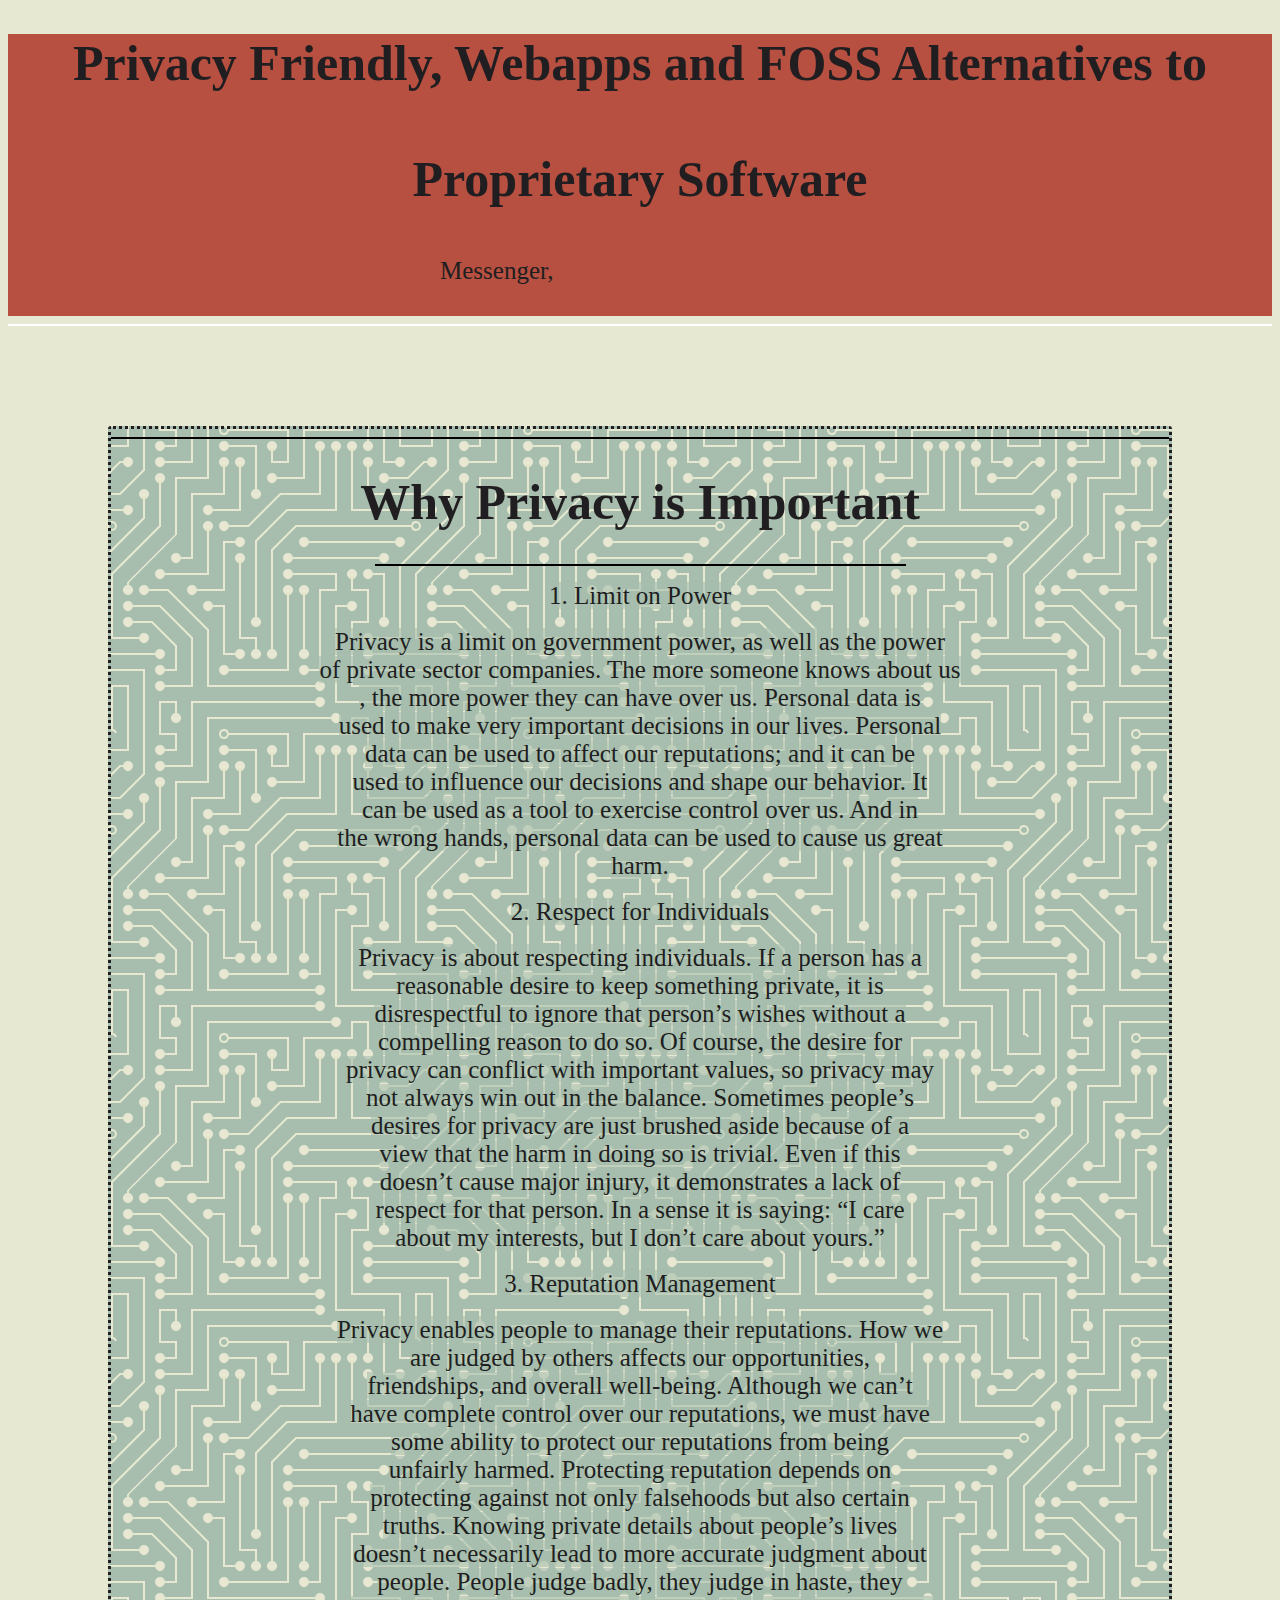
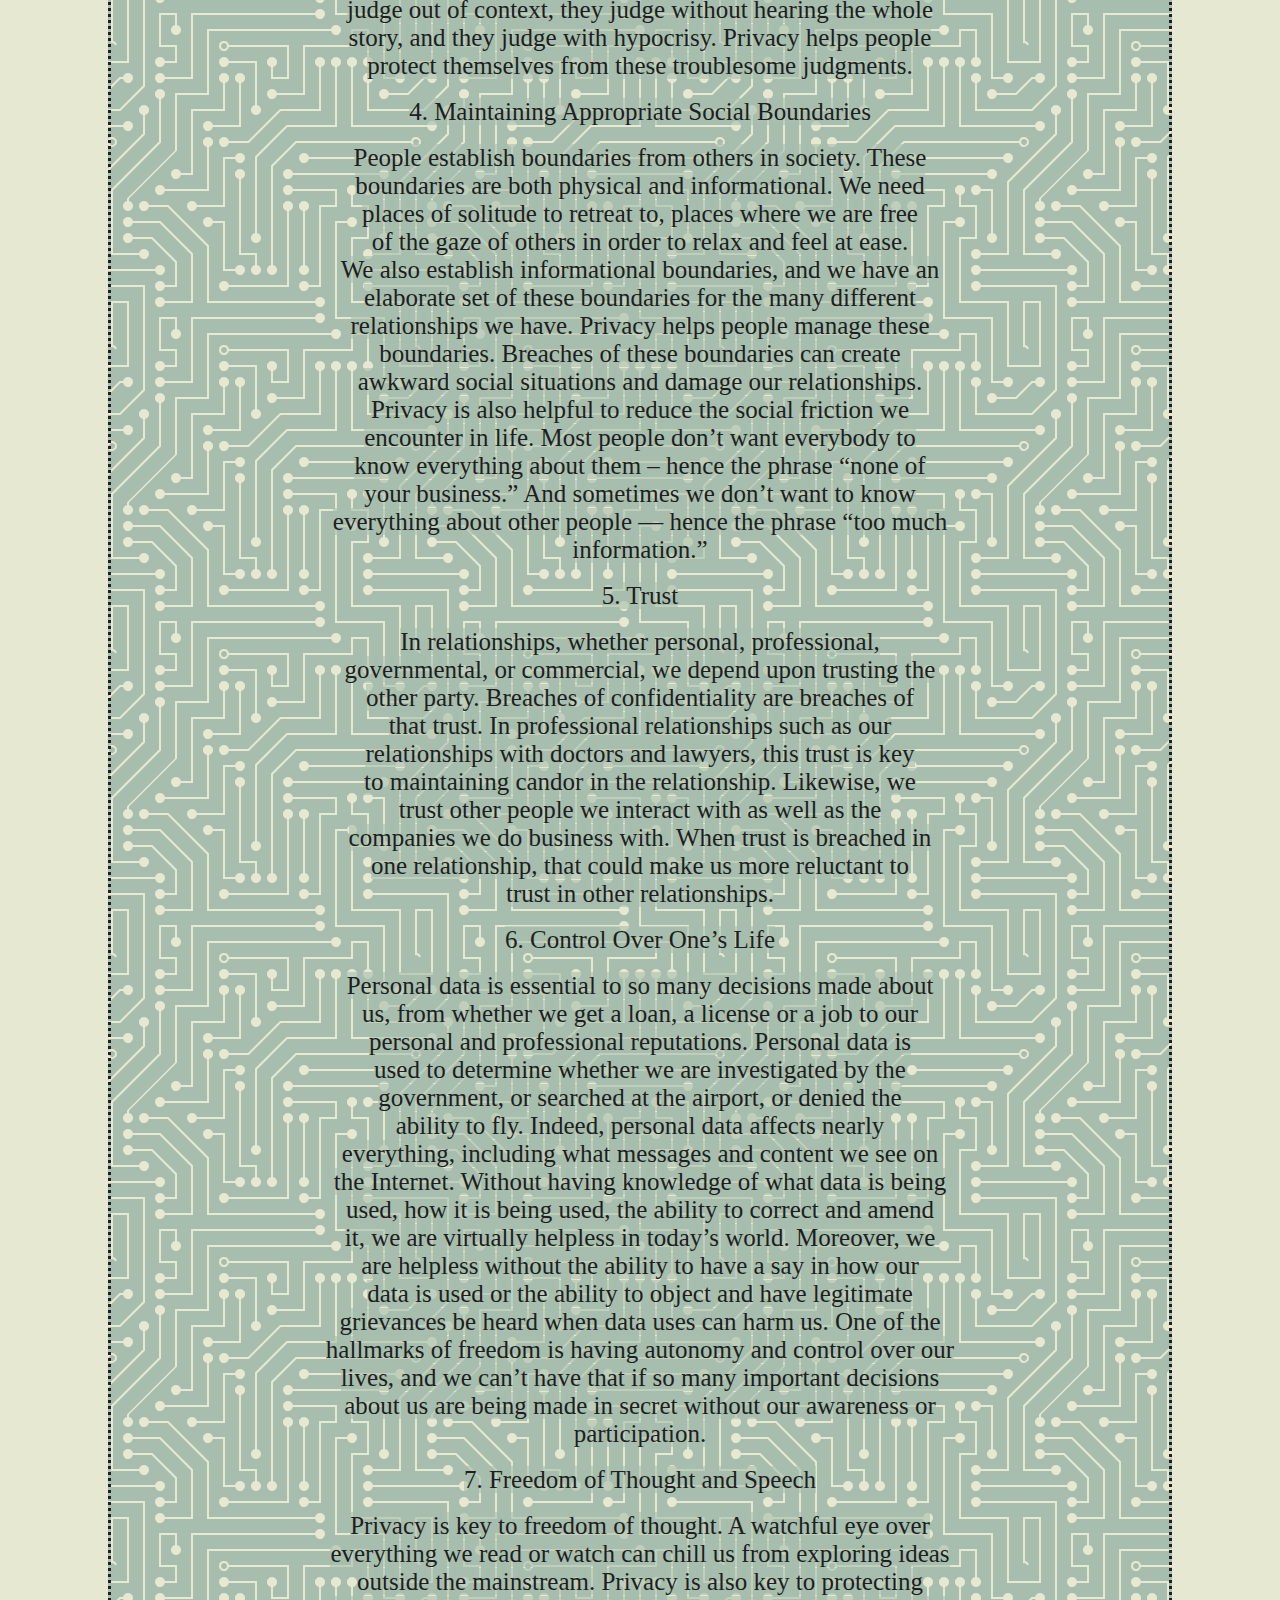
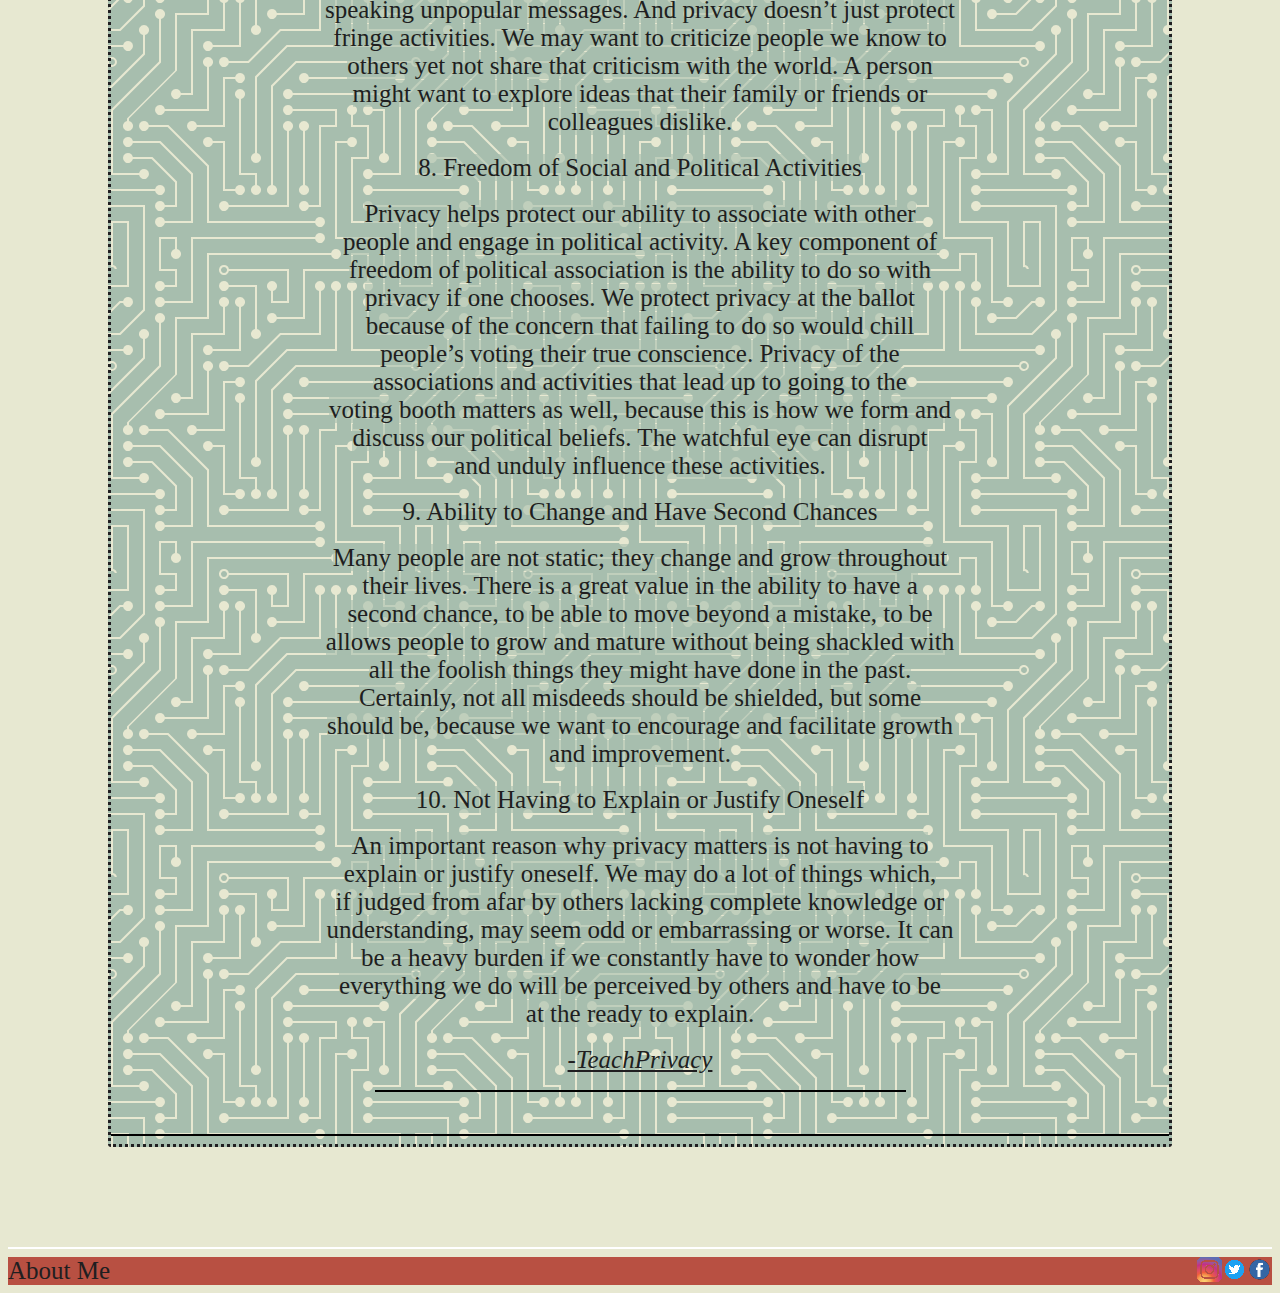
<file: index.html>
<!DOCTYPE HTML>
<html lang="tl">
<head>
<title>
Privacy Friendly, Webapps and FOSS
</title>
<meta charset="UTF-8">
<meta name="viewport" content="width=device-width, initial-scale=1.0">
<link rel="stylesheet" href="index.css">
</head>
<body>
<div class="span">
<h1>
<span>
Privacy Friendly, Webapps and FOSS Alternatives to
</span>
<br /><br />
<span>
Proprietary Software
</span>
</h1>
<nav class="nav">
<nav>
<div>
<ul>
<li><a href="session.html">Messenger, </a></li>
<li><a href="piped.html"><span class="li">Video Search Engine,</span> </a></li>
<li><a href="ecosia.html"><span class="li">Search Engine,</span> </a></li>
<li><a href="element.html">Community, </a></li>
<li><a href="fedora.html"><span class="li">Computer Operating System,</span> </a></li>
<li><a href="protonmail.html">Email, </a></li>
</ul>
</div>
</nav>
</nav>
</div>
<hr color="#FFFFFF"/>
<article>
<hr color="#000"/>
<h1><span>Why Privacy is Important</span></h1>
<hr color="#000" width="50%"/>
<p>
<span>
1. Limit on Power
</span>
<br /><br />
<span>Privacy is a limit on government power, as well as the power</span><br />
<span>of private sector companies. The more someone knows about us</span><br />
<span>, the more power they can have over us. Personal data is</span><br />
<span>used to make very important decisions in our lives. Personal</span><br />
<span>data can be used to affect our reputations; and it can be</span><br />
<span>used to influence our decisions and shape our behavior. It</span><br />
<span>can be used as a tool to exercise control over us. And in</span><br />
<span>the wrong hands, personal data can be used to cause us great</span><br />
<span>harm.</span><br /><br />

<span>
2. Respect for Individuals
</span>
<br /><br />

<span>Privacy is about respecting individuals. If a person has a</span><br />
<span>reasonable desire to keep something private, it is</span><br />
<span>disrespectful to ignore that person’s wishes without a</span><br />
<span>compelling reason to do so. Of course, the desire for</span><br />
<span>privacy can conflict with important values, so privacy may</span><br />
<span>not always win out in the balance. Sometimes people’s</span><br />
<span>desires for privacy are just brushed aside because of a</span><br />
<span>view that the harm in doing so is trivial. Even if this</span><br />
<span>doesn’t cause major injury, it demonstrates a lack of</span><br />
<span>respect for that person. In a sense it is saying: “I care</span><br />
<span>about my interests, but I don’t care about yours.”</span><br /><br />

<span>
3. Reputation Management
</span>
<br /><br />

<span>Privacy enables people to manage their reputations. How we</span><br />
<span>are judged by others affects our opportunities,</span><br />
<span>friendships, and overall well-being. Although we can’t</span><br />
<span>have complete control over our reputations, we must have</span><br />
<span>some ability to protect our reputations from being</span><br />
<span>unfairly harmed. Protecting reputation depends on</span><br />
<span>protecting against not only falsehoods but also certain</span><br />
<span>truths. Knowing private details about people’s lives</span><br />
<span>doesn’t necessarily lead to more accurate judgment about</span><br />
<span>people. People judge badly, they judge in haste, they</span><br />
<span>judge out of context, they judge without hearing the whole</span><br />
<span>story, and they judge with hypocrisy. Privacy helps people</span><br />
<span>protect themselves from these troublesome judgments.</span><br /><br />

<span>
4. Maintaining Appropriate Social Boundaries
</span>
<br /><br />

<span>People establish boundaries from others in society. These</span><br />
<span>boundaries are both physical and informational. We need</span><br />
<span>places of solitude to retreat to, places where we are free</span><br />
<span>of the gaze of others in order to relax and feel at ease.</span><br />
<span>We also establish informational boundaries, and we have an</span><br />
<span>elaborate set of these boundaries for the many different</span><br />
<span>relationships we have. Privacy helps people manage these</span><br />
<span>boundaries. Breaches of these boundaries can create</span><br />
<span>awkward social situations and damage our relationships.</span><br />
<span>Privacy is also helpful to reduce the social friction we</span><br />
<span>encounter in life. Most people don’t want everybody to</span><br />
<span>know everything about them – hence the phrase “none of</span><br />
<span>your business.” And sometimes we don’t want to know</span><br />
<span>everything about other people — hence the phrase “too much</span><br />
<span>information.”</span><br /><br />

<span>
5. Trust
</span>
<br /><br />

<span>In relationships, whether personal, professional,</span><br />
<span>governmental, or commercial, we depend upon trusting the</span><br />
<span>other party. Breaches of confidentiality are breaches of</span><br />
<span>that trust. In professional relationships such as our</span><br />
<span>relationships with doctors and lawyers, this trust is key</span><br />
<span>to maintaining candor in the relationship. Likewise, we</span><br />
<span>trust other people we interact with as well as the</span><br />
<span>companies we do business with. When trust is breached in</span><br />
<span>one relationship, that could make us more reluctant to</span><br />
<span>trust in other relationships.</span><br /><br />

<span>
6. Control Over One’s Life
</span>
<br /><br />

<span>Personal data is essential to so many decisions made about</span><br />
<span>us, from whether we get a loan, a license or a job to our</span><br />
<span>personal and professional reputations. Personal data is</span><br />
<span>used to determine whether we are investigated by the</span><br />
<span>government, or searched at the airport, or denied the</span><br />
<span>ability to fly. Indeed, personal data affects nearly</span><br />
<span>everything, including what messages and content we see on</span><br />
<span>the Internet. Without having knowledge of what data is being</span><br />
<span>used, how it is being used, the ability to correct and amend</span><br />
<span>it, we are virtually helpless in today’s world. Moreover, we</span><br />
<span>are helpless without the ability to have a say in how our</span><br />
<span>data is used or the ability to object and have legitimate</span><br />
<span>grievances be heard when data uses can harm us. One of the</span><br />
<span>hallmarks of freedom is having autonomy and control over our</span><br />
<span>lives, and we can’t have that if so many important decisions</span><br />
<span>about us are being made in secret without our awareness or</span><br />
<span>participation.</span><br /><br />

<span>
7. Freedom of Thought and Speech
</span>
<br /><br />

<span>Privacy is key to freedom of thought. A watchful eye over</span><br />
<span>everything we read or watch can chill us from exploring ideas</span><br />
<span>outside the mainstream. Privacy is also key to protecting</span><br />
<span>speaking unpopular messages. And privacy doesn’t just protect</span><br />
<span>fringe activities. We may want to criticize people we know to</span><br />
<span>others yet not share that criticism with the world. A person</span><br />
<span>might want to explore ideas that their family or friends or</span><br />
<span>colleagues dislike.</span><br /><br />

<span>
8. Freedom of Social and Political Activities
</span>
<br /><br />

<span>Privacy helps protect our ability to associate with other</span><br />
<span>people and engage in political activity. A key component of</span><br />
<span>freedom of political association is the ability to do so with</span><br />
<span>privacy if one chooses. We protect privacy at the ballot</span><br />
<span>because of the concern that failing to do so would chill</span><br />
<span>people’s voting their true conscience. Privacy of the</span><br />
<span>associations and activities that lead up to going to the</span><br />
<span>voting booth matters as well, because this is how we form and</span><br />
<span>discuss our political beliefs. The watchful eye can disrupt</span><br />
<span>and unduly influence these activities.</span><br /><br />

<span>
9. Ability to Change and Have Second Chances
</span>
<br /><br />

<span>Many people are not static; they change and grow throughout</span><br />
<span>their lives. There is a great value in the ability to have a</span><br />
<span>second chance, to be able to move beyond a mistake, to be</span><br />
<span>allows people to grow and mature without being shackled with</span><br />
<span>all the foolish things they might have done in the past.</span><br />
<span>Certainly, not all misdeeds should be shielded, but some</span><br />
<span>should be, because we want to encourage and facilitate growth</span><br />
<span>and improvement.</span><br /><br />

<span>
10. Not Having to Explain or Justify Oneself
</span>
<br /><br />

<span>An important reason why privacy matters is not having to</span><br />
<span>explain or justify oneself. We may do a lot of things which,</span><br />
<span>if judged from afar by others lacking complete knowledge or</span><br />
<span>understanding, may seem odd or embarrassing or worse. It can</span><br />
<span>be a heavy burden if we constantly have to wonder how</span><br />
<span>everything we do will be perceived by others and have to be</span><br />
<span>at the ready to explain.</span><br /><br />

<a href="https://teachprivacy.com/10-reasons-privacy-matters/" alt=""><ins><i>-TeachPrivacy</ins></i></a>
<hr color="#000" width="50%"/><br />
</p>
<hr color="#000"/>
</article>
<hr color="#FFFFFF"/>
<footer>
<a href="aboutme.html" alt="">About Me</a>
<a href="https://www.facebook.com/kenneth.labatete.9" alt=""><img align="right" src="facebook.png" alt=""  /></a> <a href="https://twitter.com/ShudipSymetria" alt=""><img align="right" src="twitter.png" alt=""  /></a> <img align="right" src="instagram.png" alt=""  />
</footer>
<audio autoplay loop>
<source src="bgmusic.mp3" type="audio/mpeg"/>
</audio>
</body>
</html>
</file>
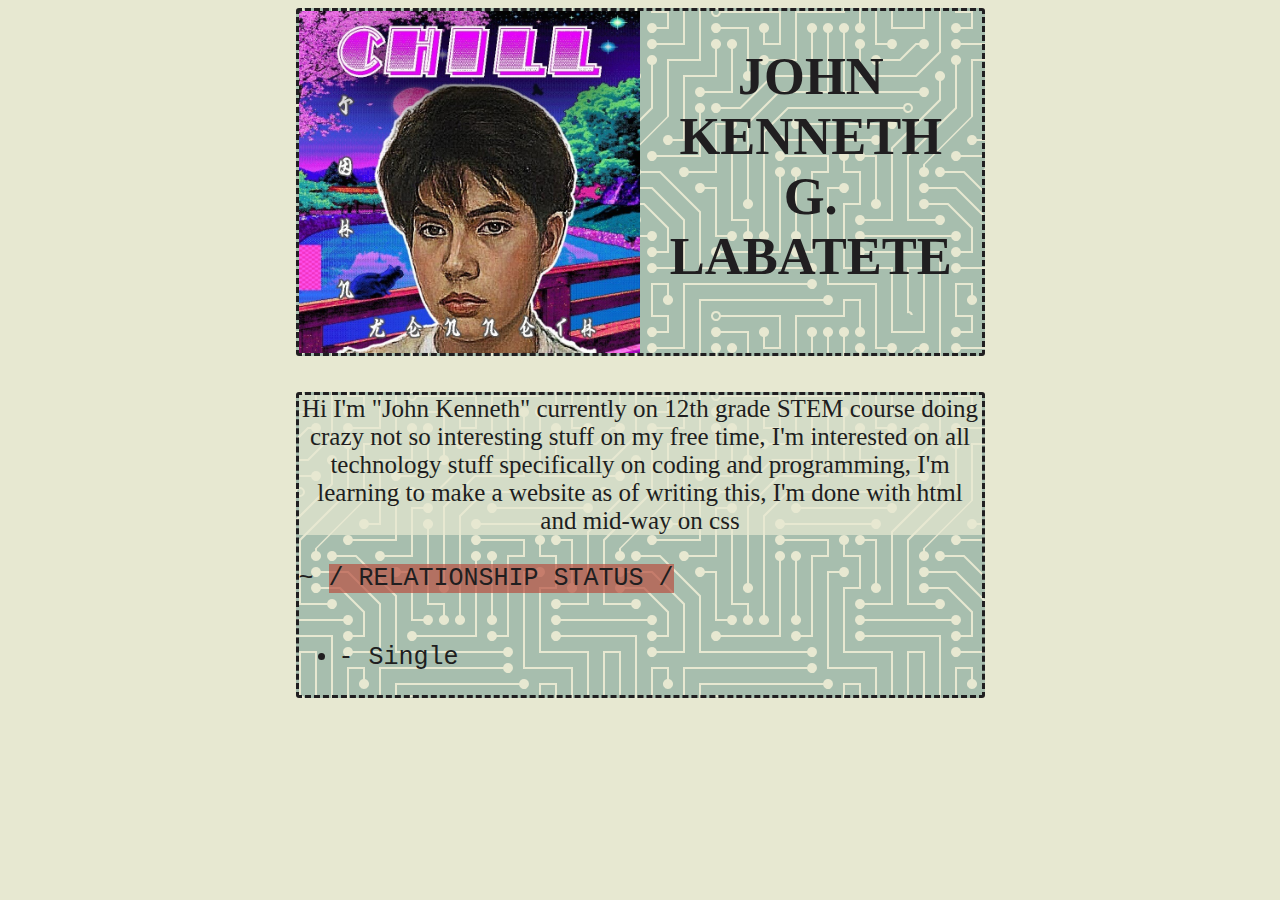
<file: aboutme.html>
<!DOCTYPE HTML>
<html lang="tl">
<head>
<title>
About Me
</title>
<meta charset="UTF-8">
<meta name="viewport" content="width=device-width, initial-scale=1.0">
<link rel="stylesheet" href="index4.css">
</head>
<body>
<article>
<img align="left" src="Profile.jpg" alt=""/>
<h1>
JOHN<br /> KENNETH<br />G.<br /> LABATETE
</h1>
</article>
<br />
<br />
<section>
<aside>
Hi I'm "John Kenneth" currently on 12th grade STEM course doing crazy not so interesting stuff on my free time, I'm interested on all technology stuff specifically on coding and programming, I'm learning to make a website as of writing this, I'm done with html and mid-way on css 
</aside>
<br />
~
<span>
/ RELATIONSHIP STATUS /
</span>
<p>
<span>
<ul>
<li>- Single</li>
</ul>
</span>
</p>
~
<span>
/ HOBBIES /
</span>
<p>
<span>
<ul>
<li>- Reading Books</li>
<li>- Web Developing</li>
<li>- Hacking</li>
<li>- Spending time with my cats</li>
<li>- Talking about businesses with my friends</li>
</ul>
</span>
</p>
~
<span>
/ LIKES /
</span>
<p>
<span>
<ul>
<li>- Comics</li>
<li>- Manga</li>
<li>- Manhwa</li>
<li>- Books</li>
<li>- Cats</li>
</ul>
</span>
</p>
~
<span>
/ DISLIKES /
</span>
<p>
<span>
<ul>
<li>- Romance Novel Books</li>
<li>- Nonsense chattering</li>
<li>- Useless people</li>
<li>- Stupid People</li>
<li>- Close Minded People</li>
</ul>
</span>
</p>
~
<span>
/ SOCIAL CLASS /
</span>
<p>
<span>
<ul>
<li>- Poor Category</li>
</ul>
</span>
</p>
~
<span>
/ MONERO ADDRESS /
</span>
<p>
<span>
<ul>
<li>- 485gAEj2MYwhYM54heoL4DYkq3XsrVYh97dQjRagm<br />jP1fn7633tr5mqD6AJfbyWsW1JABPBCSDDE9DYo9d<br />XzsaeB43xH2TC</li>
</ul>
</span>
</p>
</section>
</body>
</file>
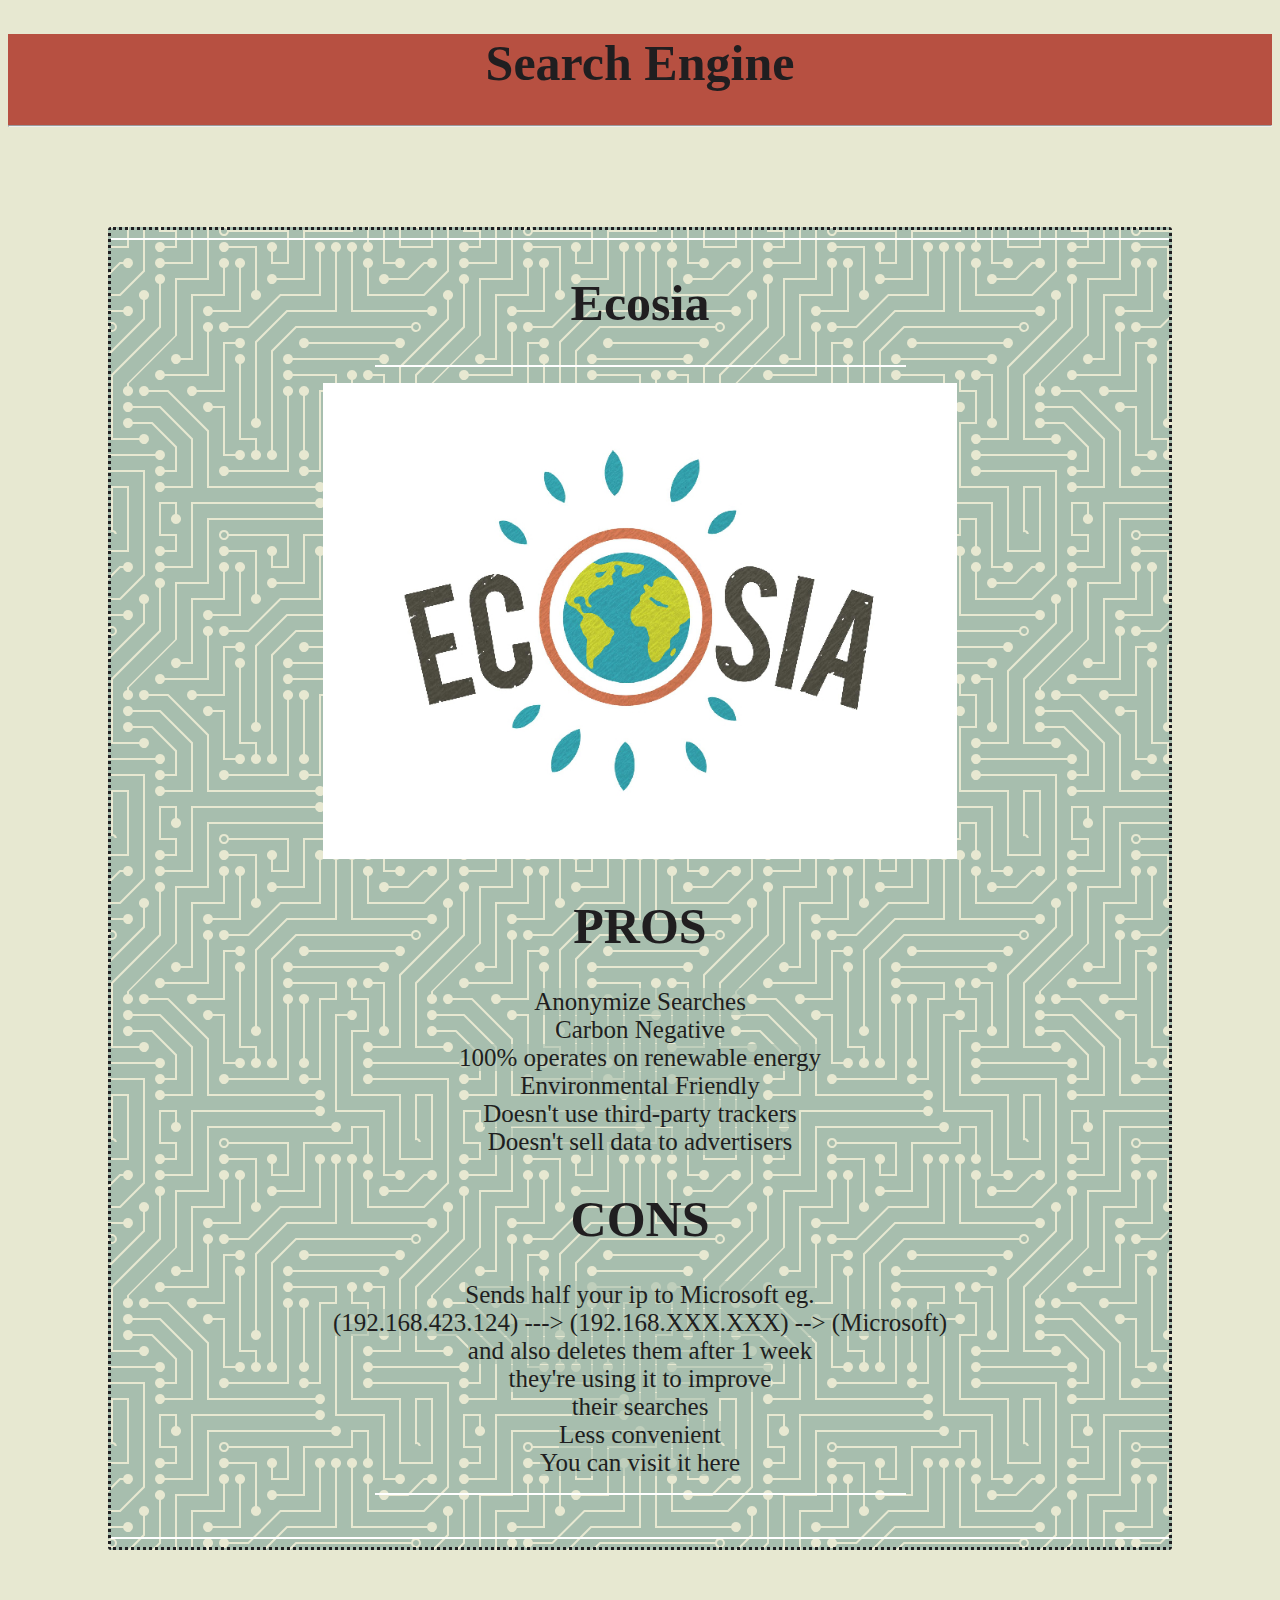
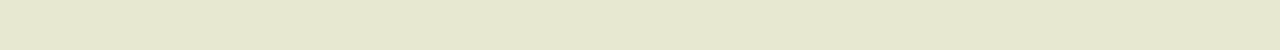
<file: ecosia.html>
<!DOCTYPE HTML>
<html lang="tl">
<head>
<title>
Search Engine
</title>
<meta charset="UTF-8">
<meta name="viewport" content="width=device-width, initial-scale=1.0">
<link rel="stylesheet" href="index3.css">
</head>
<body>
<div class="span">
<h1>
<span>
Search Engine
</span>
</h1>
<hr #FFFFFF/>
</div>
<article>
<hr color="#FFFFFF"/>
<h1>
<span>
Ecosia
</span>
</h1>
<hr width="50%" color="#FFFFFF"/>
<p>
<img src="ecosia.jpg" alt="" width="60%"/>
</p>
<section>
<h1>
<span>
PROS
</span>
</h1>
<p>
<span>
Anonymize Searches<br />
Carbon Negative<br />
100% operates on renewable energy<br />
Environmental Friendly<br />
Doesn't use third-party trackers<br />
Doesn't sell data to advertisers<br />
</span>
</p>
</section>
<section>
<h1>
<span>
CONS
</span>
</h1>
<p>
<span>
Sends half your ip to Microsoft eg.<br />
(192.168.423.124) ---> (192.168.XXX.XXX) --> (Microsoft)<br />
and also deletes them after 1 week<br />
they're using it to improve<br />
their searches<br />
Less convenient<br />
You can visit it <a href="https://www.ecosia.org/" alt="">here</a>
<hr color="#FFFFFF" width="50%"/><br />
</span>
</p>
</section>
<hr color="#FFFFFF"/>
</article>
<audio autoplay loop>
<source src="bgmusic.mp3" type="audio/mpeg"/>
</audio>
</body>
</html>
</file>
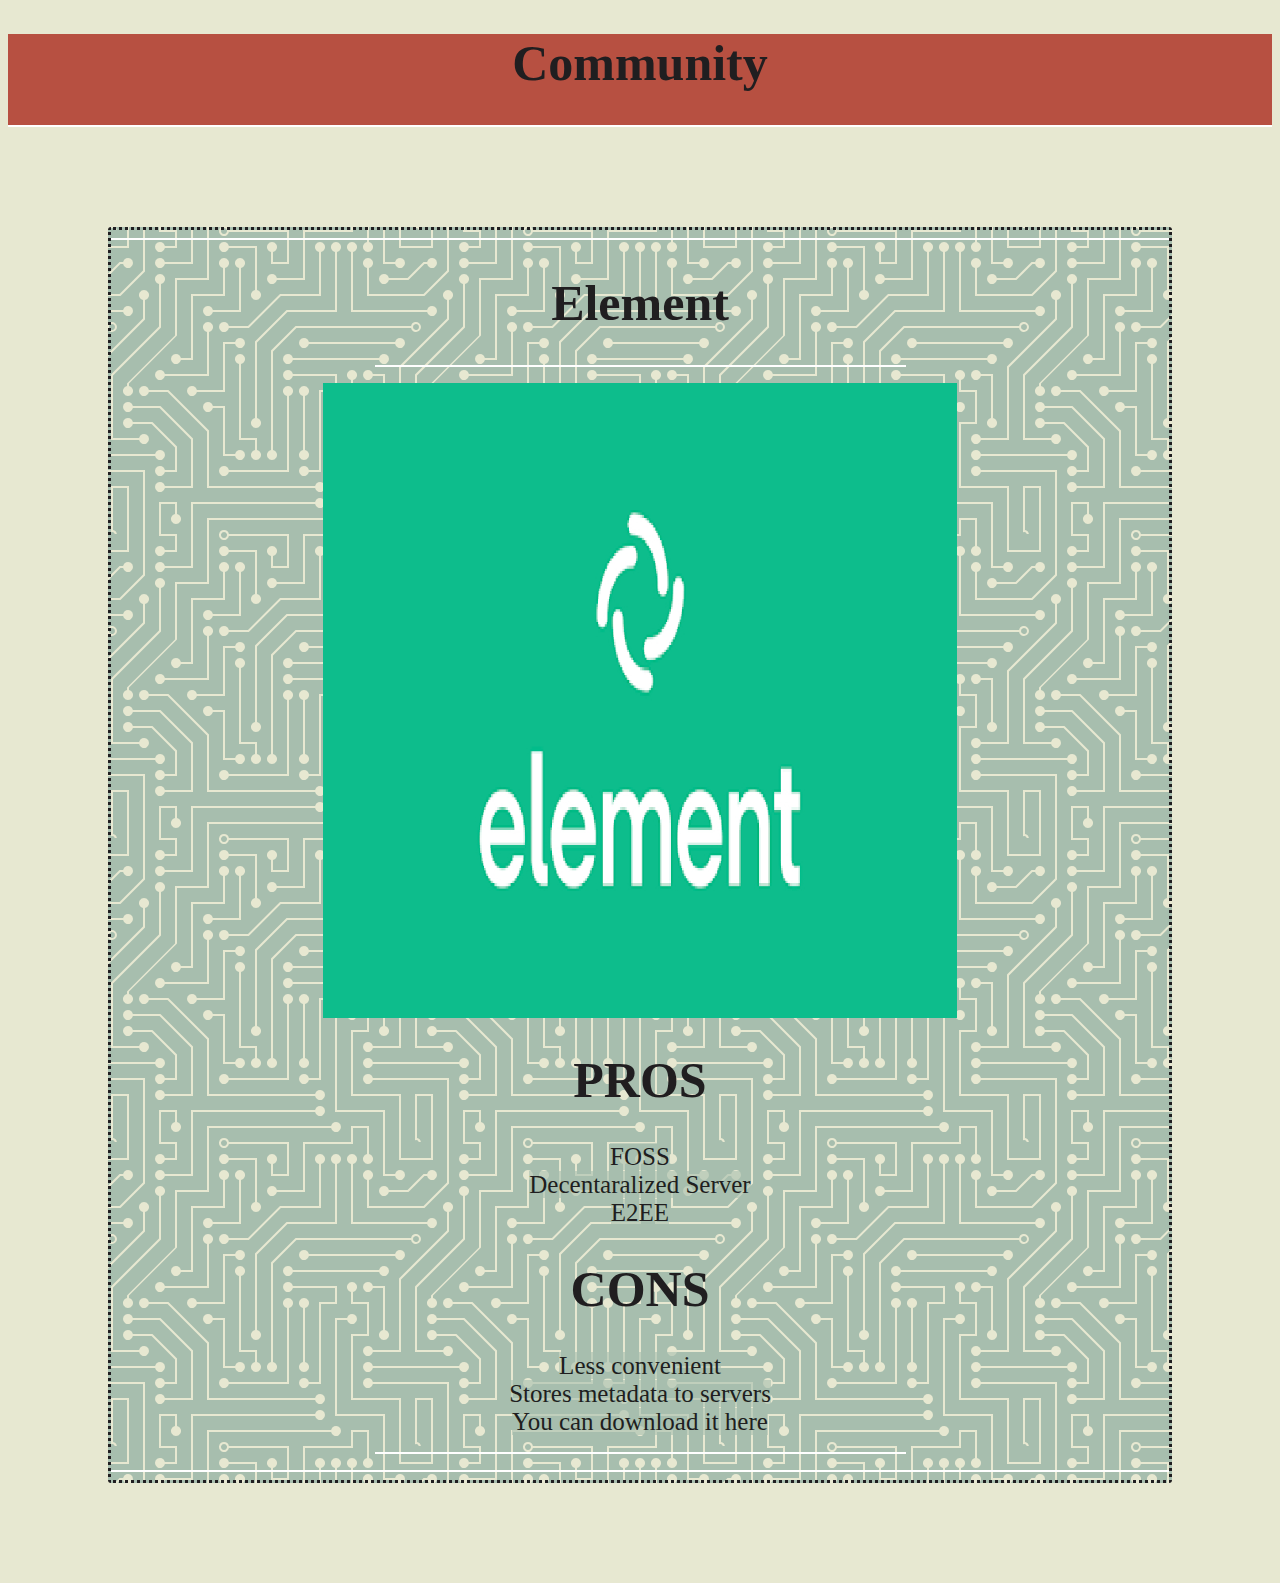
<file: element.html>
<!DOCTYPE HTML>
<html lang="tl">
<head>
<title>
Community
</title>
<meta charset="UTF-8">
<meta name="viewport" content="width=device-width, initial-scale=1.0">
<link rel="stylesheet" href="index1.css">
</head>
<body>
<div class="span">
<h1>
<span>
Community
</span>
</h1>
<hr color="#FFFFFF"/>
</div>
<article>
<hr color="#FFFFFF"/>
<h1>
Element
</h1>
<hr color="#FFFFFF" width="50%"/>
<p>
<img align="center" src="element.jpg" style="width:60%;"/>
</p>
<section>
<h1>
<span>
PROS
</span>
</h1>
<p>
<span>
FOSS<br />
Decentaralized Server<br />
E2EE<br />
</span>
</p>
</section>
<section>
<h1>
<span>
CONS
</span>
</h1>
<p>
<span>
Less convenient<br />
Stores metadata to servers<br />
You can download it <a href="https://www.getsession.org/" alt="">here</a>
</span>
<hr color="#FFFFFF" width="50%"/>
</p>
<hr color="#FFFFFF"/> 
</section>
<footer>
</footer>
</article>
<audio autoplay loop>
<source src="bgmusic.mp3" type="audio/mpeg"/>
</audio>
</body>
</html>
</file>
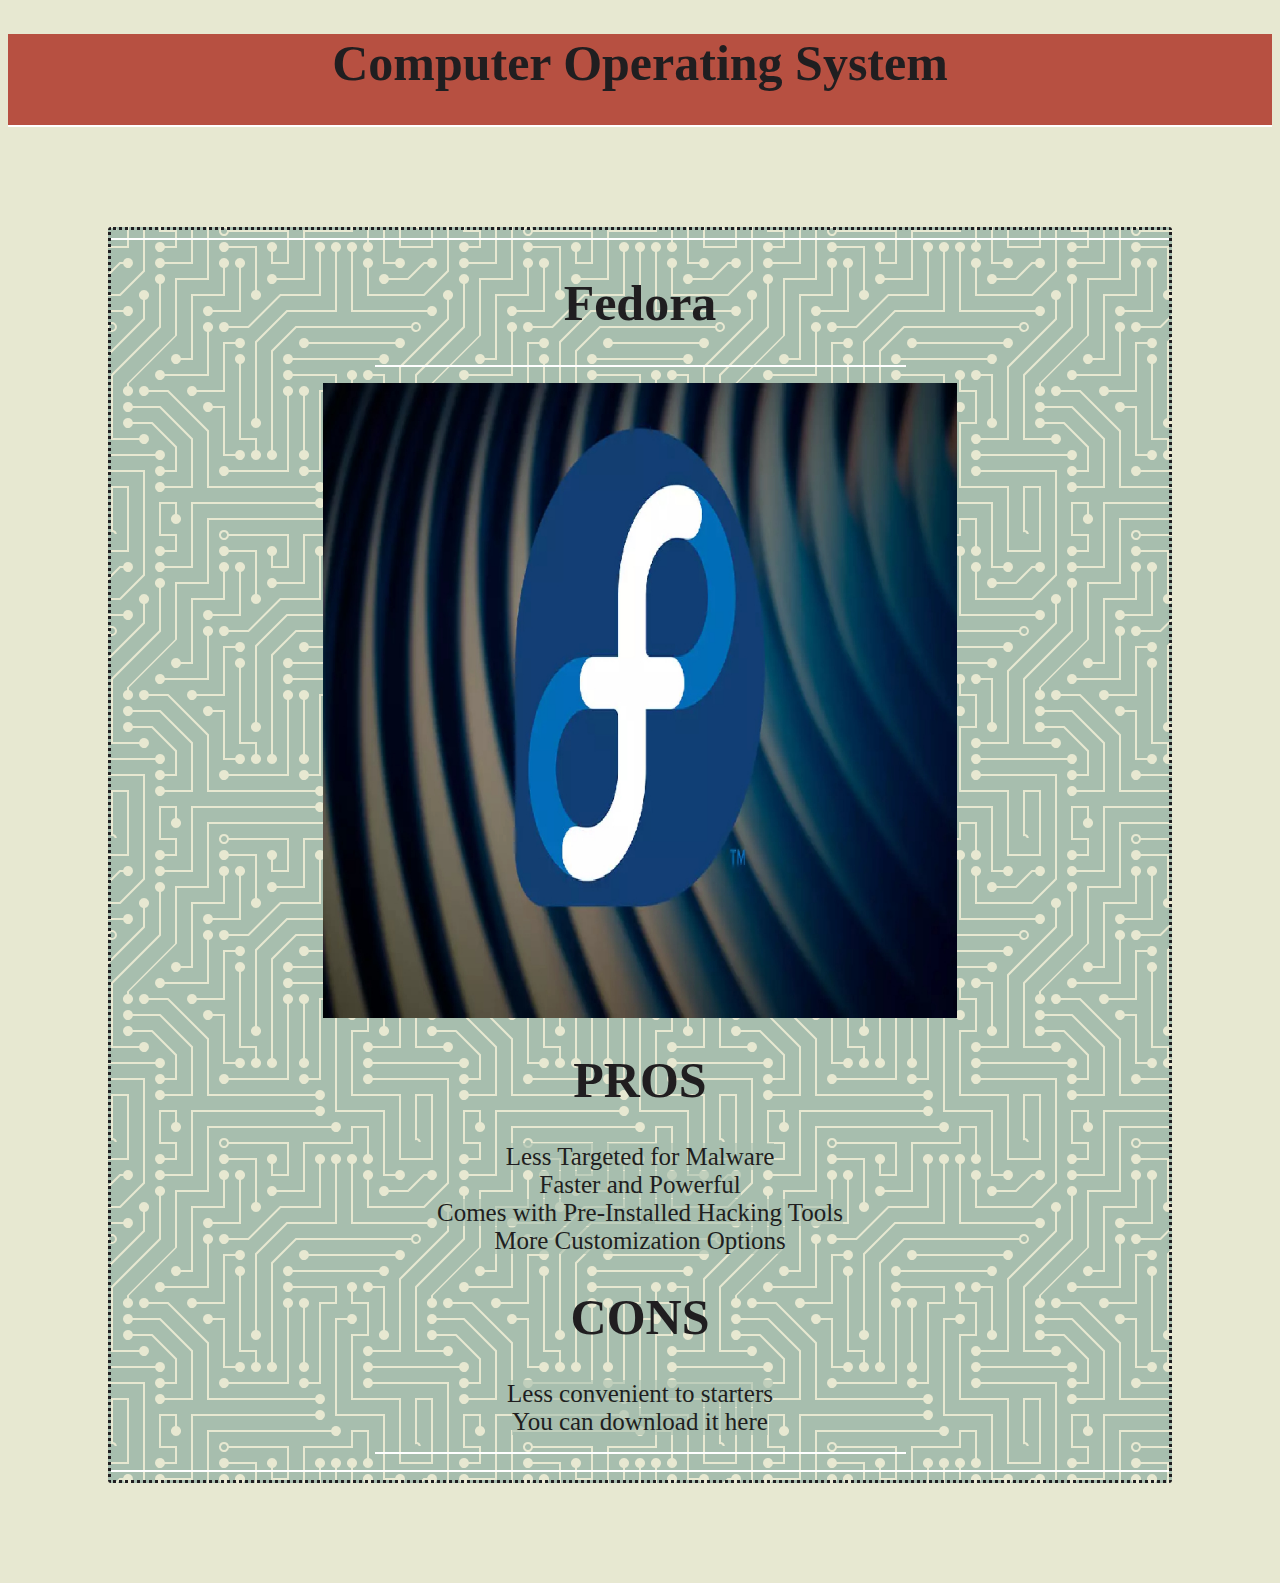
<file: fedora.html>
<!DOCTYPE HTML>
<html lang="tl">
<head>
<title>
Computer Operating System
</title>
<meta charset="UTF-8">
<meta name="viewport" content="width=device-width, initial-scale=1.0">
<link rel="stylesheet" href="index6.css">
</head>
<body>
<div class="span">
<h1>
<span>
Computer Operating System
</span>
</h1>
<hr color="#FFFFFF"/>
</div>
<article>
<hr color="#FFFFFF"/>
<h1>
Fedora
</h1>
<hr color="#FFFFFF" width="50%"/>
<p>
<img align="center" src="fedora.jpg" style="width:60%;"/>
</p>
<section>
<h1>
<span>
PROS
</span>
</h1>
<p>
<span>
Less Targeted for Malware<br />
Faster and Powerful<br />
Comes with Pre-Installed Hacking Tools<br />
More Customization Options<br />
</span>
</p>
</section>
<section>
<h1>
<span>
CONS
</span>
</h1>
<p>
<span>
Less convenient to starters<br />
You can download it <a href="https://getfedora.org/" alt="">here</a>
</span>
<hr color="#FFFFFF" width="50%"/>
</p>
<hr color="#FFFFFF"/> 
</section>
<footer>
</footer>
</article>
<audio autoplay loop>
<source src="bgmusic.mp3" type="audio/mpeg"/>
</audio>
</body>
</html>
</file>
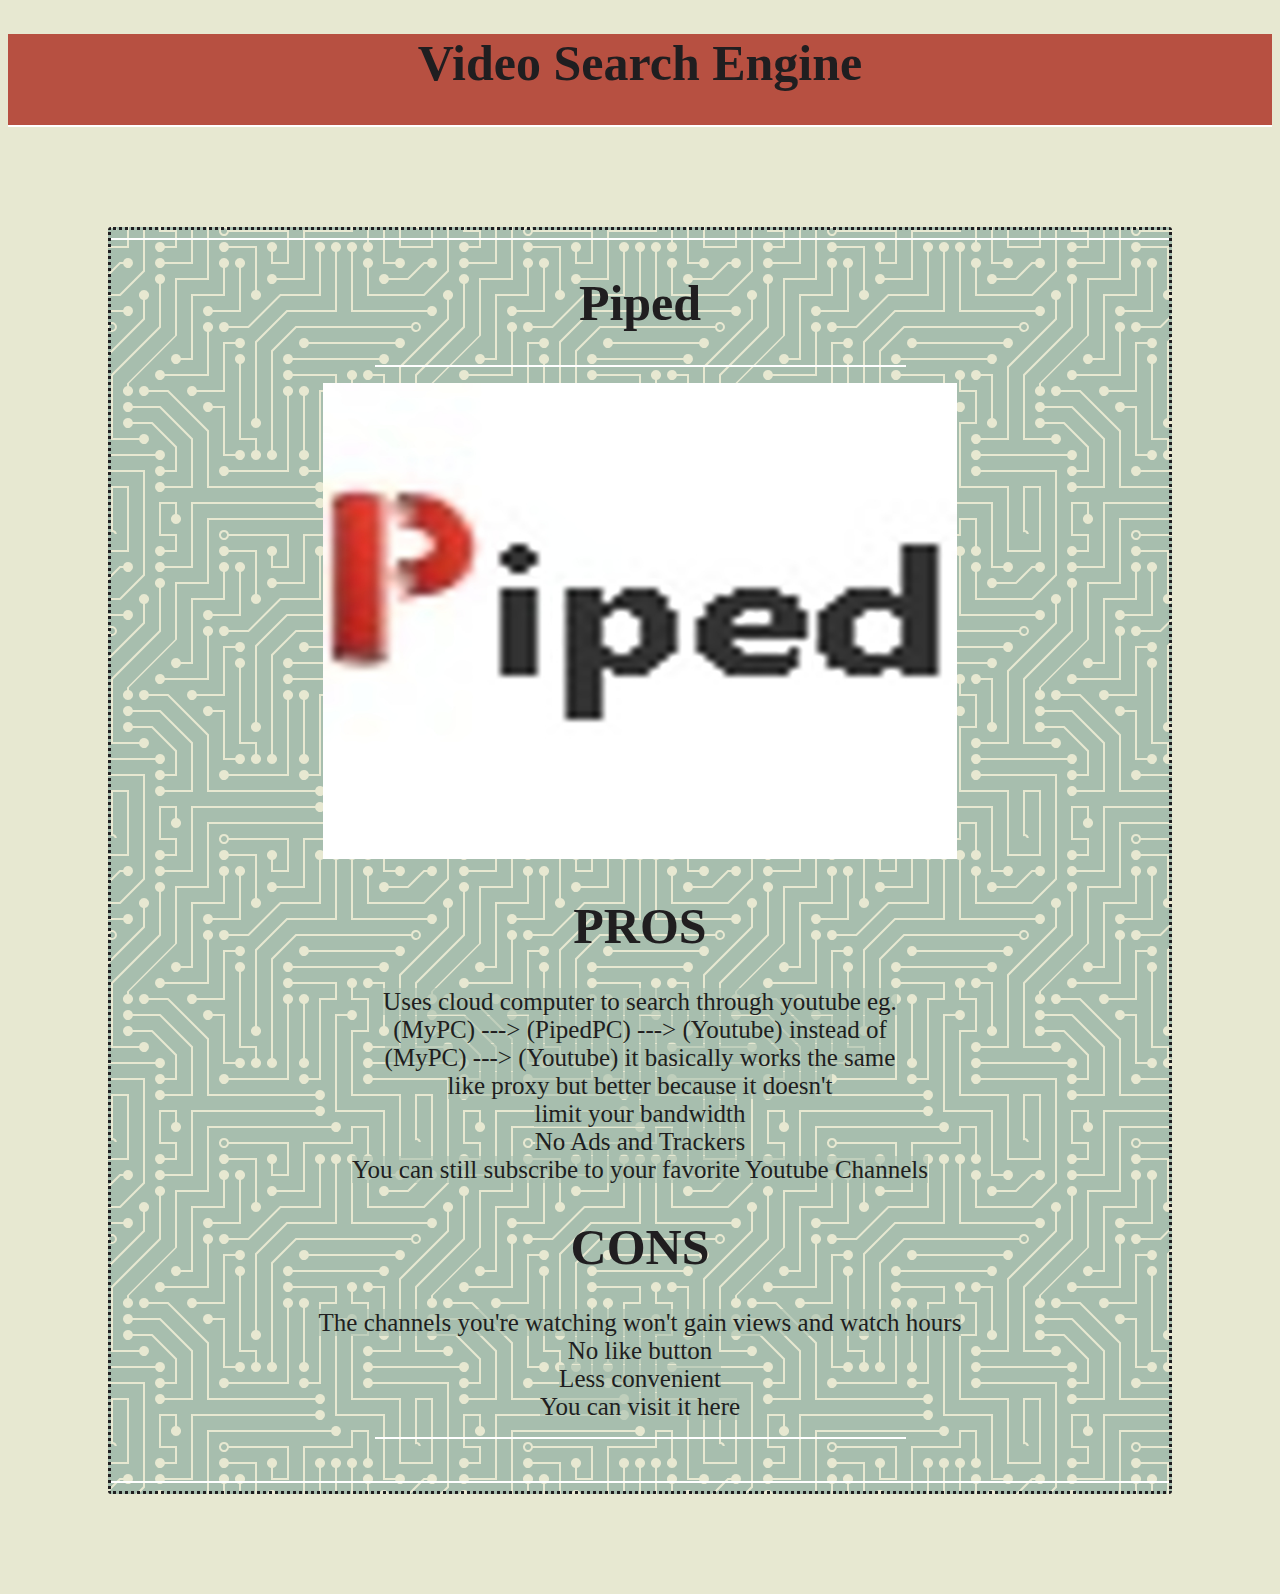
<file: piped.html>
<!DOCTYPE HTML>
<html lang="tl">
<head>
<title>
Video Search Engine
</title>
<meta charset="UTF-8">
<meta name="viewport" content="width=device-width, initial-scale=1.0">
<link rel="stylesheet" href="index2.css"
</head>
<body>
<div class="span">
<h1>
<span>
Video Search Engine
</span>
</h1>
<hr color="#FFFFFF"/>
</div>
<article>
<hr color="#FFFFFF"/>
<h1>
Piped
</h1>
<hr color="#FFFFFF" width="50%"/>
<section>
<p>
<img src="piped.jpg" alt="" width="60%" />
</p>
<section>
<h1>
<span>
PROS
</span>
</h1>
<p>
<span>
Uses cloud computer to search through youtube eg.<br />
(MyPC) ---> (PipedPC) ---> (Youtube) instead of<br />
(MyPC) ---> (Youtube) it basically works the same<br />
like proxy but better because it doesn't<br />
limit your bandwidth<br />
No Ads and Trackers<br />
You can still subscribe to your favorite Youtube Channels
</span>
</p>
</section>
<section>
<h1>
<span>
CONS
</span>
</h1>
<p>
<span>
The channels you're watching won't gain views and watch hours<br />
No like button<br />
Less convenient<br />
You can visit it <a href="https://piped.kavin.rocks" alt="">here</a>
<hr color="#FFFFFF" width="50%" /><br />
</span>
</p>
</section>
<hr color="#FFFFFF" />
</article>
<audio autoplay loop>
<source src="bgmusic.mp3" type="audio/mpeg"/>
</audio>
</body>
</html>
</file>
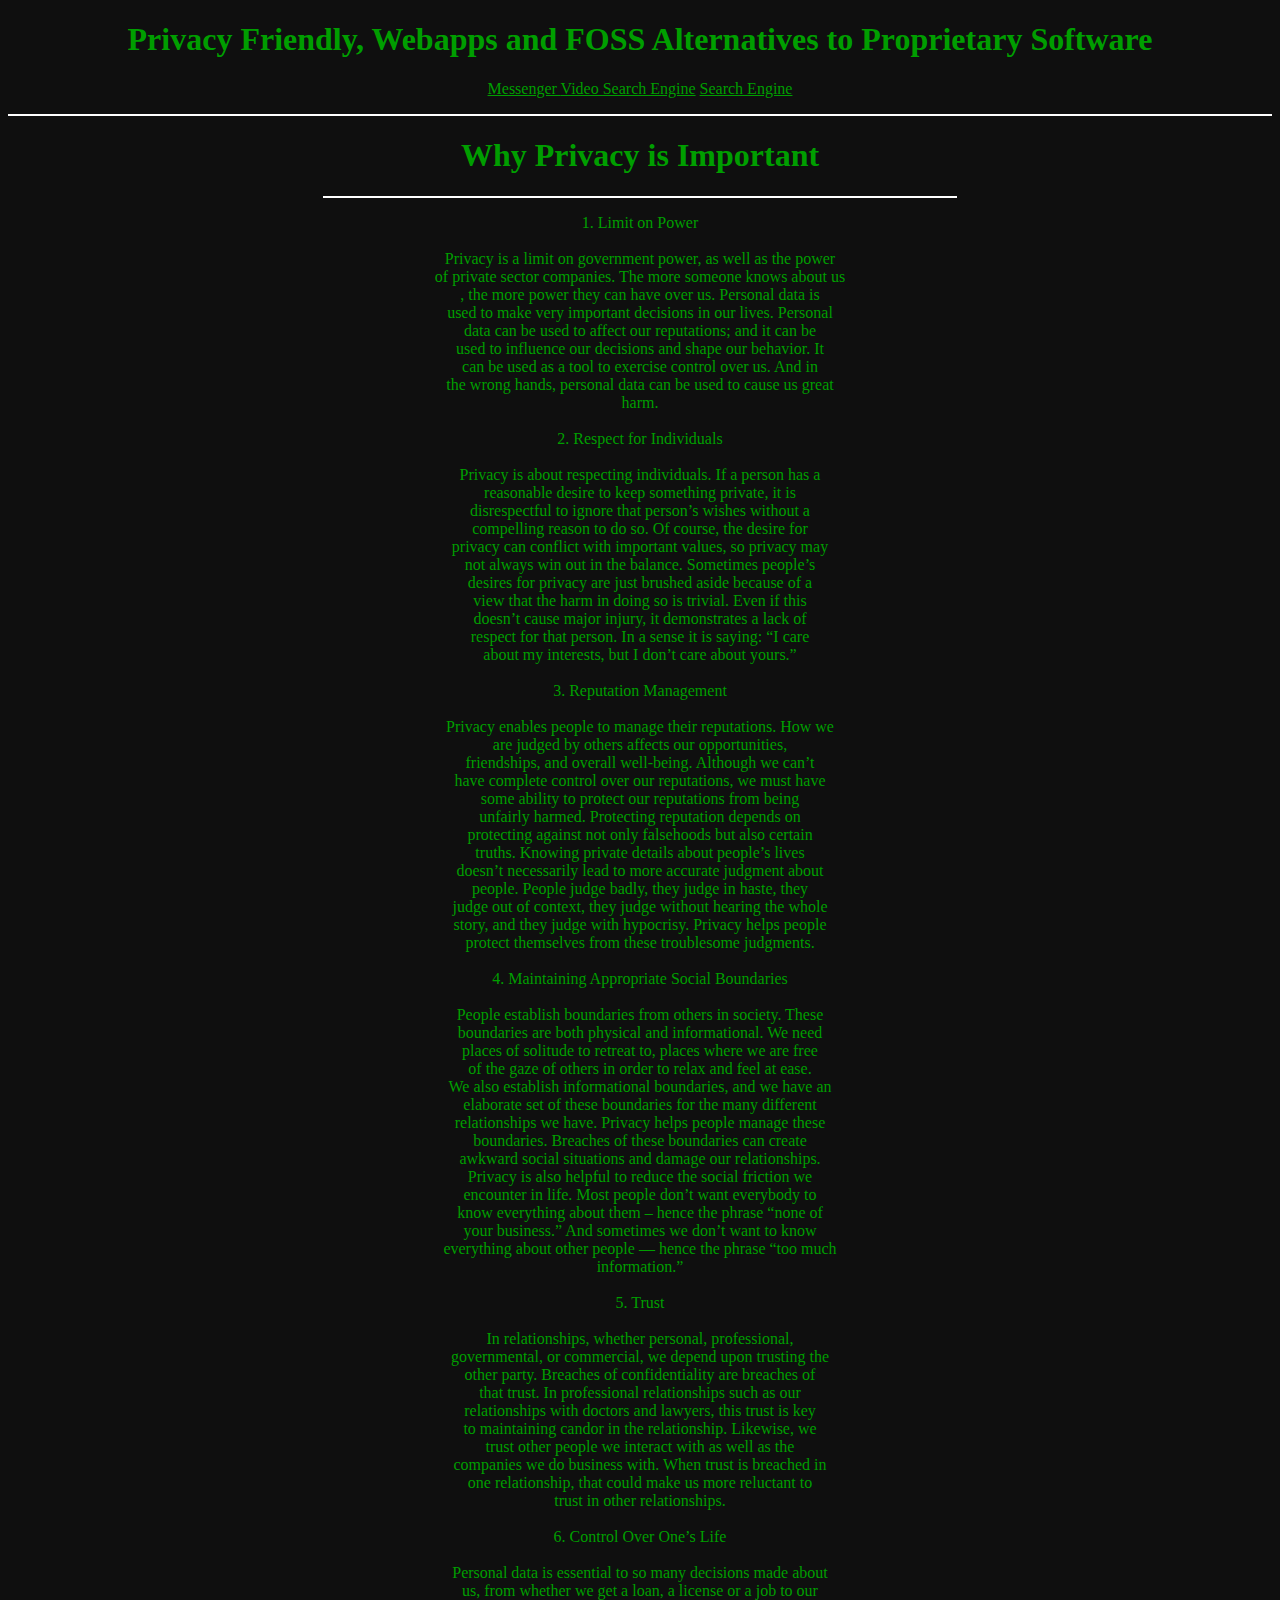
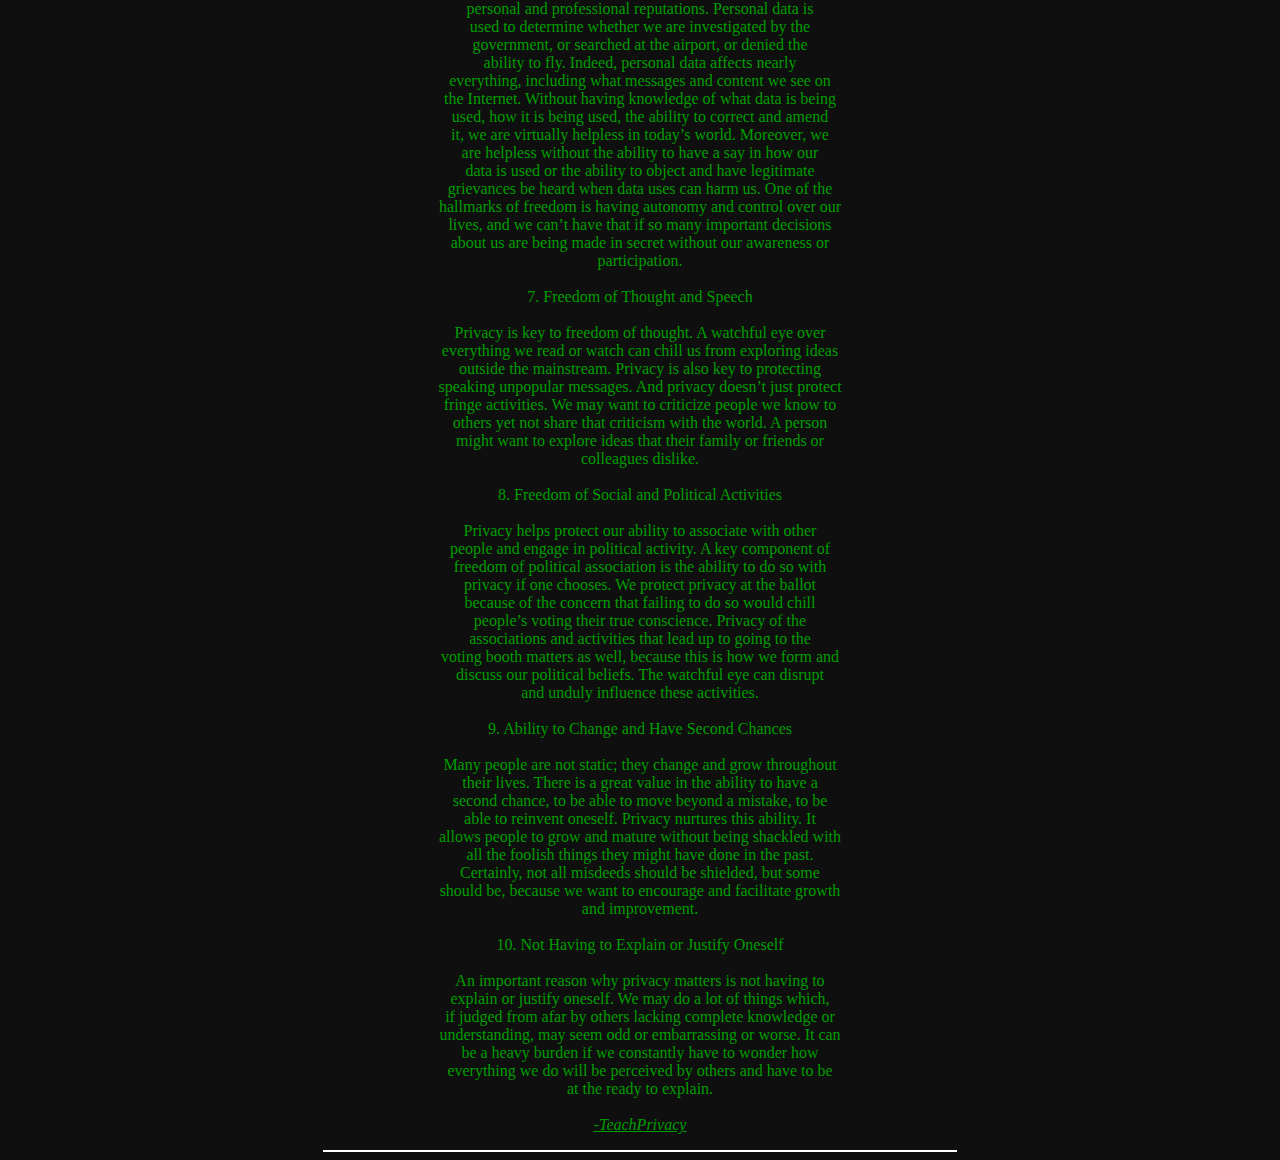
<file: Privacy.html>
<!DOCTYPE HTML>
<html lang="tl">
<head>
<title>
Privacy Friendly, Webapps and FOSS
</title>
<meta charset="UTF-8">
<meta name="viewport" content="width=device-width, initial-scale=1.0">
</head>
<body bgcolor="#0F0F0F">
<font color="#009E00">
<h1 align="middle">Privacy Friendly, Webapps and FOSS Alternatives to Proprietary Software</h1>
</font>
<nav align="center">
<font color="#009E00">
<p>
                                                     <a href="session.html" alt="" style="color:#009E00">Messenger          </a>                         <a href="piped.html" alt="" style="color:#009E00">Video Search Engine</a>                         <a href="ecosia.html alt="" style="color:#009E00">Search Engine</a>
<hr color="#FFFFFF"/>
</p>
</font>
</nav>
<article align="middle">
<font color="#009E00">
<h1>Why Privacy is Important</h1>
<hr color="#FFFFFF" width="50%"/>
<p align="middle">
1. Limit on Power<br /><br />

Privacy is a limit on government power, as well as the power<br />
of private sector companies. The more someone knows about us<br />
, the more power they can have over us. Personal data is<br />
used to make very important decisions in our lives. Personal<br />
data can be used to affect our reputations; and it can be<br />
used to influence our decisions and shape our behavior. It<br />
can be used as a tool to exercise control over us. And in<br />
the wrong hands, personal data can be used to cause us great<br />
harm.<br /><br />


2. Respect for Individuals<br /><br />

Privacy is about respecting individuals. If a person has a<br />
reasonable desire to keep something private, it is<br />
disrespectful to ignore that person’s wishes without a<br />
compelling reason to do so. Of course, the desire for<br />
privacy can conflict with important values, so privacy may<br />
not always win out in the balance. Sometimes people’s<br />
desires for privacy are just brushed aside because of a<br />
view that the harm in doing so is trivial. Even if this<br />
doesn’t cause major injury, it demonstrates a lack of<br />
respect for that person. In a sense it is saying: “I care<br />
about my interests, but I don’t care about yours.”<br /><br />

3. Reputation Management<br /><br />

Privacy enables people to manage their reputations. How we<br />
are judged by others affects our opportunities,<br />
friendships, and overall well-being. Although we can’t<br />
have complete control over our reputations, we must have<br />
some ability to protect our reputations from being<br />
unfairly harmed. Protecting reputation depends on<br />
protecting against not only falsehoods but also certain<br />
truths. Knowing private details about people’s lives<br />
doesn’t necessarily lead to more accurate judgment about<br />
people. People judge badly, they judge in haste, they<br />
judge out of context, they judge without hearing the whole<br />
story, and they judge with hypocrisy. Privacy helps people<br />
protect themselves from these troublesome judgments.<br /><br />

4. Maintaining Appropriate Social Boundaries<br /><br />

People establish boundaries from others in society. These<br />
boundaries are both physical and informational. We need<br />
places of solitude to retreat to, places where we are free<br />
of the gaze of others in order to relax and feel at ease.<br />
We also establish informational boundaries, and we have an<br />
elaborate set of these boundaries for the many different<br />
relationships we have. Privacy helps people manage these<br />
boundaries. Breaches of these boundaries can create<br />
awkward social situations and damage our relationships.<br />
Privacy is also helpful to reduce the social friction we<br />
encounter in life. Most people don’t want everybody to<br />
know everything about them – hence the phrase “none of<br />
your business.” And sometimes we don’t want to know<br />
everything about other people — hence the phrase “too much<br />
information.”<br /><br />

5. Trust<br /><br />

In relationships, whether personal, professional,<br />
governmental, or commercial, we depend upon trusting the<br />
other party. Breaches of confidentiality are breaches of<br />
that trust. In professional relationships such as our<br />
relationships with doctors and lawyers, this trust is key<br />
to maintaining candor in the relationship. Likewise, we<br />
trust other people we interact with as well as the<br />
companies we do business with. When trust is breached in<br />
one relationship, that could make us more reluctant to<br />
trust in other relationships.<br /><br />

6. Control Over One’s Life<br /><br />

Personal data is essential to so many decisions made about<br />
us, from whether we get a loan, a license or a job to our<br />
personal and professional reputations. Personal data is<br />
used to determine whether we are investigated by the<br />
government, or searched at the airport, or denied the<br />
ability to fly. Indeed, personal data affects nearly<br />
everything, including what messages and content we see on<br />
the Internet. Without having knowledge of what data is being<br />
used, how it is being used, the ability to correct and amend<br />
it, we are virtually helpless in today’s world. Moreover, we<br />
are helpless without the ability to have a say in how our<br />
data is used or the ability to object and have legitimate<br />
grievances be heard when data uses can harm us. One of the<br />
hallmarks of freedom is having autonomy and control over our<br />
lives, and we can’t have that if so many important decisions<br />
about us are being made in secret without our awareness or<br />
participation.<br /><br />

7. Freedom of Thought and Speech<br /><br />

Privacy is key to freedom of thought. A watchful eye over<br />
everything we read or watch can chill us from exploring ideas<br />
outside the mainstream. Privacy is also key to protecting<br />
speaking unpopular messages. And privacy doesn’t just protect<br />
fringe activities. We may want to criticize people we know to<br />
others yet not share that criticism with the world. A person<br />
might want to explore ideas that their family or friends or<br />
colleagues dislike.<br /><br />

8. Freedom of Social and Political Activities<br /><br />

Privacy helps protect our ability to associate with other<br />
people and engage in political activity. A key component of<br />
freedom of political association is the ability to do so with<br />
privacy if one chooses. We protect privacy at the ballot<br />
because of the concern that failing to do so would chill<br />
people’s voting their true conscience. Privacy of the<br />
associations and activities that lead up to going to the<br />
voting booth matters as well, because this is how we form and<br />
discuss our political beliefs. The watchful eye can disrupt<br />
and unduly influence these activities.<br /><br />

9. Ability to Change and Have Second Chances<br /><br />

Many people are not static; they change and grow throughout<br />
their lives. There is a great value in the ability to have a<br />
second chance, to be able to move beyond a mistake, to be<br />
able to reinvent oneself. Privacy nurtures this ability. It<br />
allows people to grow and mature without being shackled with<br />
all the foolish things they might have done in the past.<br />
Certainly, not all misdeeds should be shielded, but some <br />
should be, because we want to encourage and facilitate growth<br />
and improvement.<br /><br />

10. Not Having to Explain or Justify Oneself<br /><br />

An important reason why privacy matters is not having to<br />
explain or justify oneself. We may do a lot of things which,<br />
if judged from afar by others lacking complete knowledge or<br />
understanding, may seem odd or embarrassing or worse. It can<br />
be a heavy burden if we constantly have to wonder how<br />
everything we do will be perceived by others and have to be<br />
at the ready to explain.<br /><br />

                                               <a href="https://teachprivacy.com/10-reasons-privacy-matters/" alt="" style="color:#009E00"><ins><i>-TeachPrivacy</ins></i></a>
</pre>
</font>
<hr color="#FFFFFF" width="50%"/>
<section align="middle">
<font color="#009E00"
</font>
</section>
</article>
<audio autoplay loop>
<source src="bgmusic.mp3" type="audio/mpeg"/>
</audio>
</body>
</file>
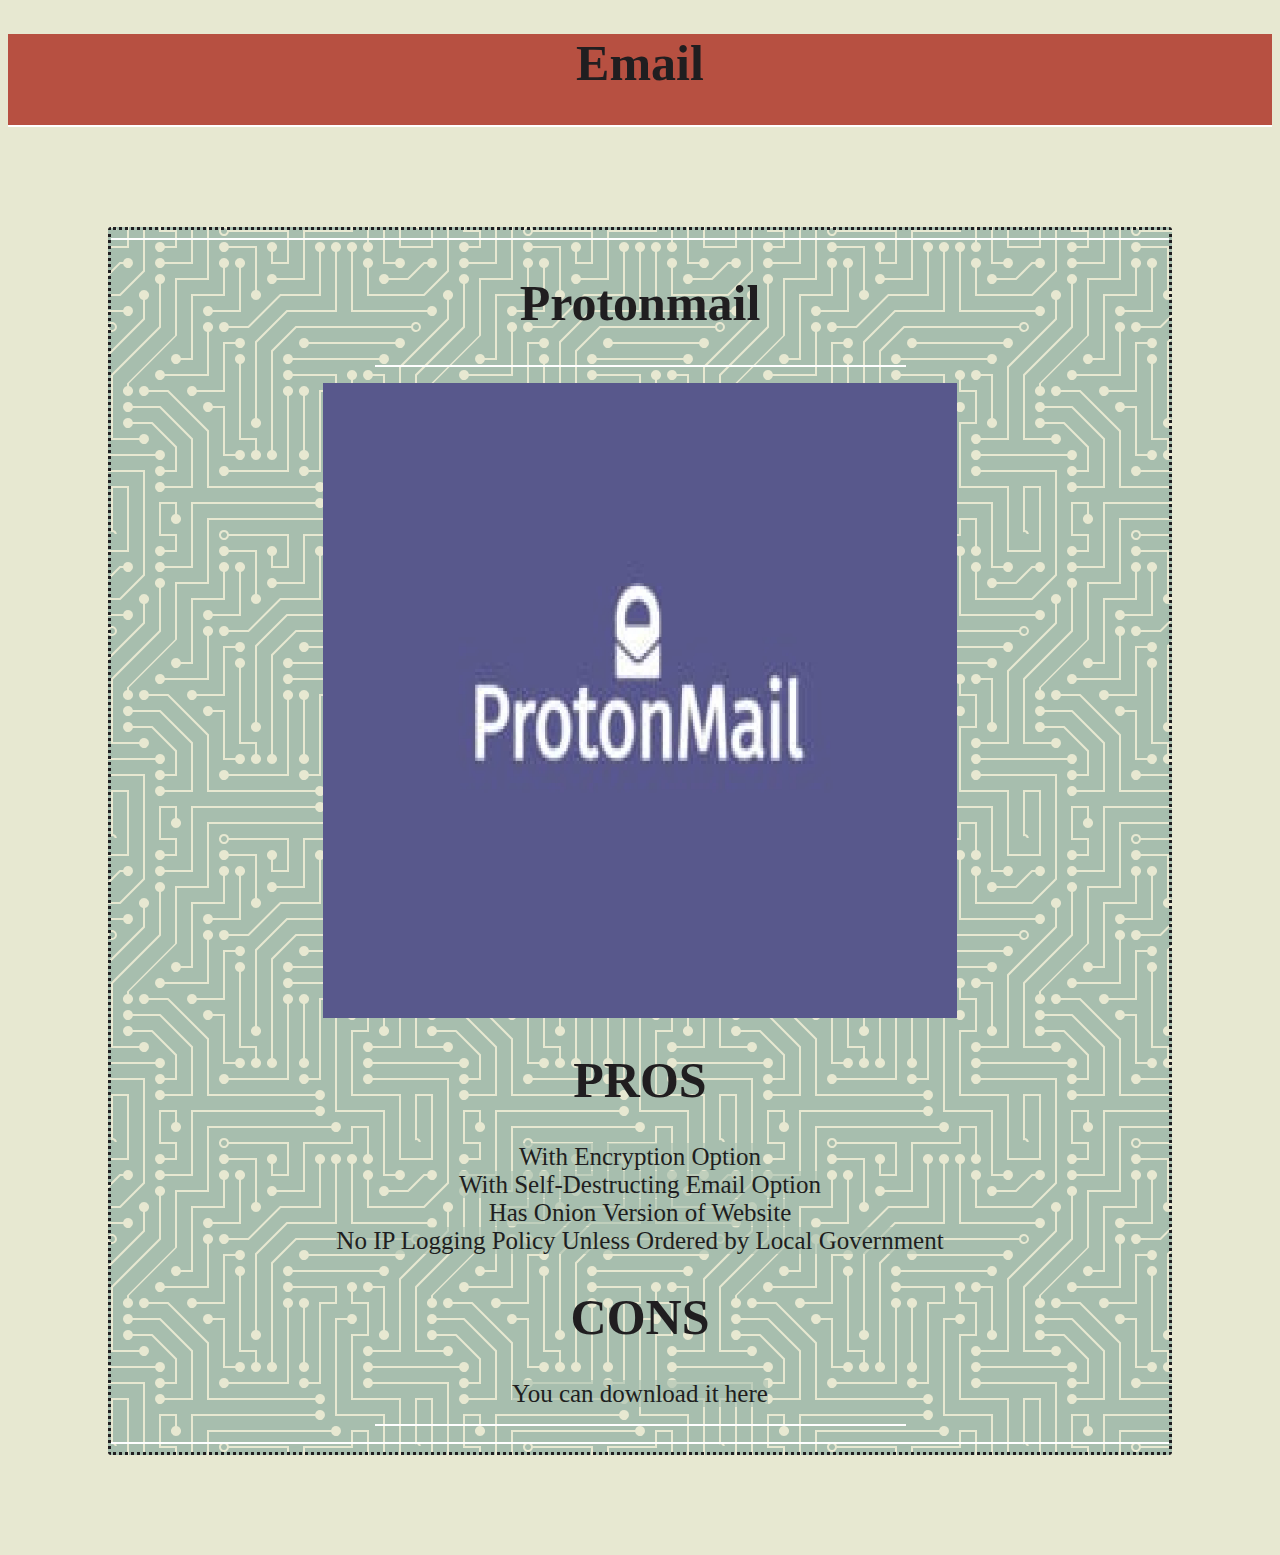
<file: protonmail.html>
<!DOCTYPE HTML>
<html lang="tl">
<head>
<title>
Email
</title>
<meta charset="UTF-8">
<meta name="viewport" content="width=device-width, initial-scale=1.0">
<link rel="stylesheet" href="index7.css">
</head>
<body>
<div class="span">
<h1>
<span>
Email
</span>
</h1>
<hr color="#FFFFFF"/>
</div>
<article>
<hr color="#FFFFFF"/>
<h1>
Protonmail
</h1>
<hr color="#FFFFFF" width="50%"/>
<p>
<img align="center" src="protonmail.jpg" style="width:60%;"/>
</p>
<section>
<h1>
<span>
PROS
</span>
</h1>
<p>
<span>
With Encryption Option<br />
With Self-Destructing Email Option<br />
Has Onion Version of Website<br />
No IP Logging Policy Unless Ordered by Local Government<br />
</span>
</p>
</section>
<section>
<h1>
<span>
CONS
</span>
</h1>
<p>
<span>
You can download it <a href="https://protonmail.com/" alt="">here</a>
</span>
<hr color="#FFFFFF" width="50%"/>
</p>
<hr color="#FFFFFF"/> 
</section>
<footer>
</footer>
</article>
<audio autoplay loop>
<source src="bgmusic.mp3" type="audio/mpeg"/>
</audio>
</body>
</html>
</file>
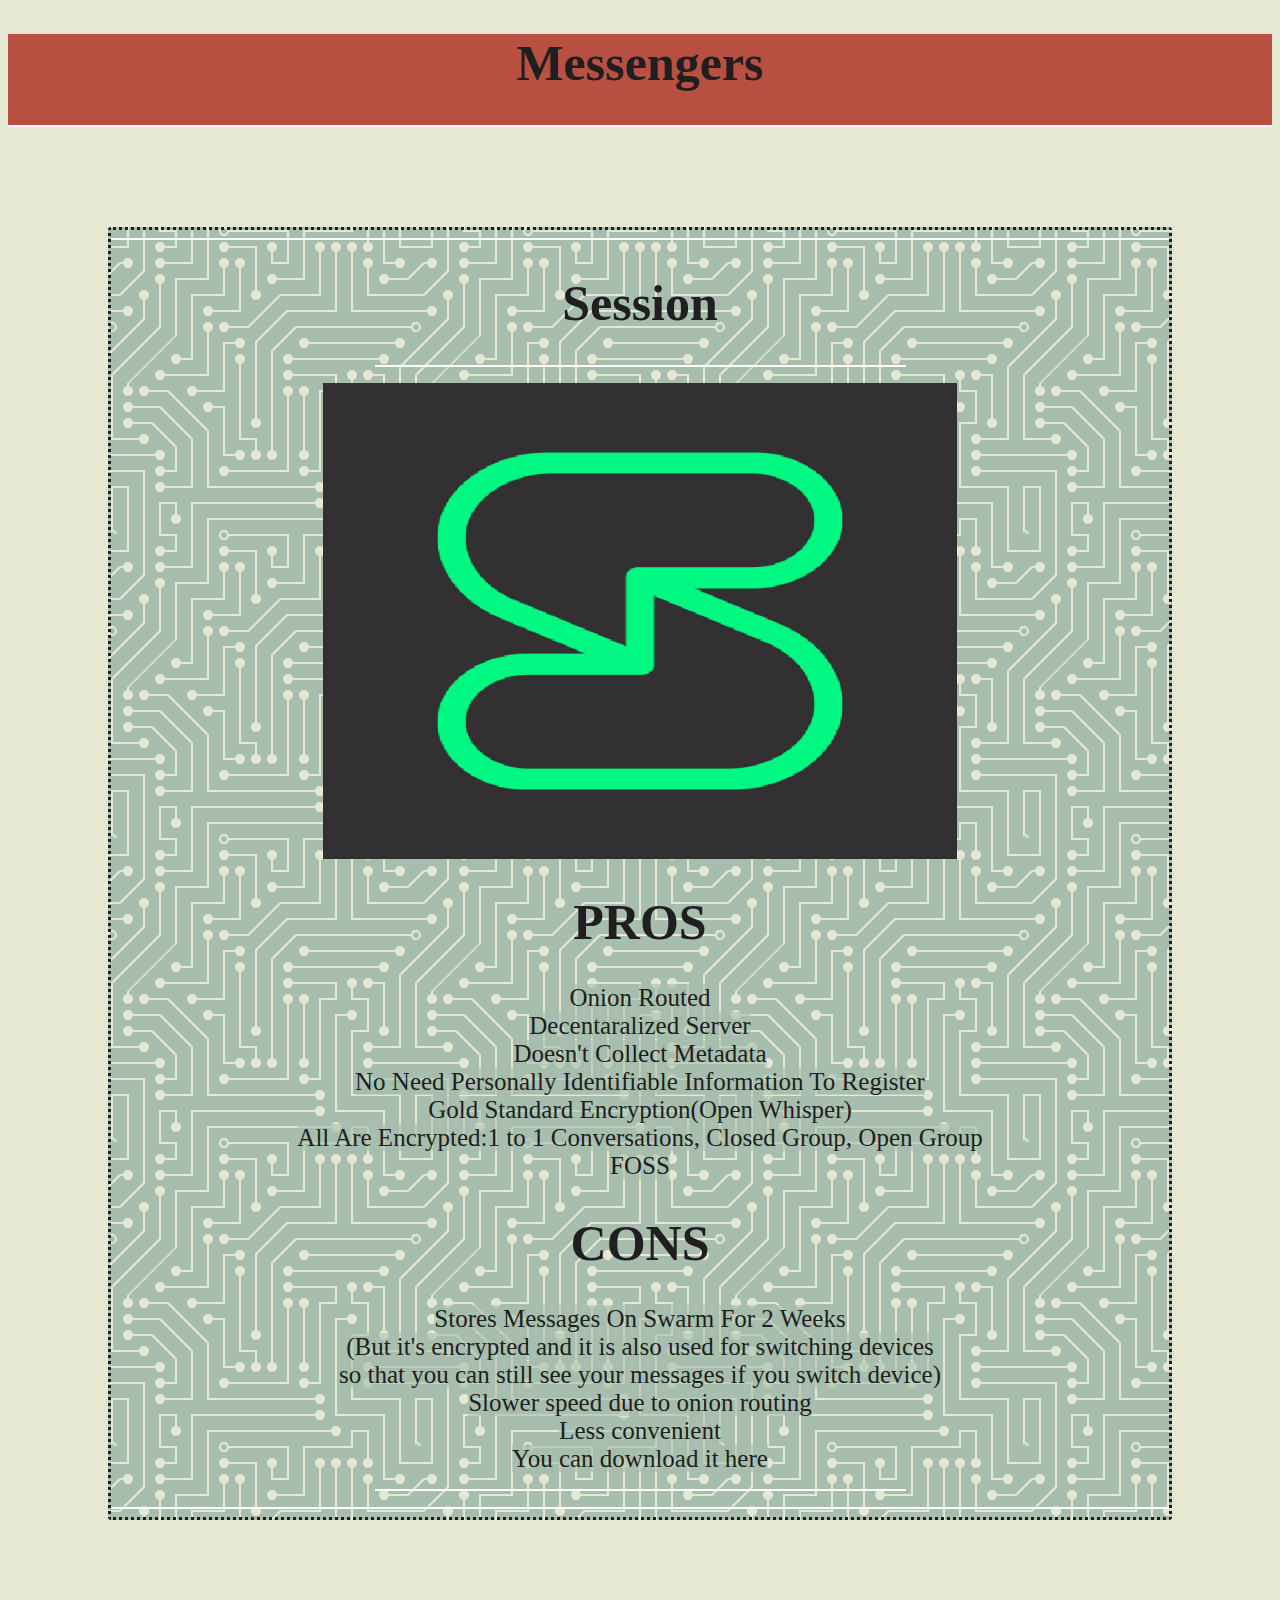
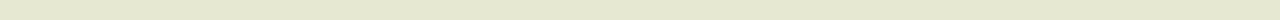
<file: session.html>
<!DOCTYPE HTML>
<html lang="tl">
<head>
<title>
Session
</title>
<meta charset="UTF-8">
<meta name="viewport" content="width=device-width, initial-scale=1.0">
<link rel="stylesheet" href="index1.css">
</head>
<body>
<div class="span">
<h1>
<span>
Messengers
</span>
</h1>
<hr color="#FFFFFF"/>
</div>
<article>
<hr color="#FFFFFF"/>
<h1>
Session
</h1>
<hr color="#FFFFFF" width="50%"/>
<p>
<img align="center" src="session.jpg" style="width:60%;"/>
</p>
<section>
<h1>
<span>
PROS
</span>
</h1>
<p>
<span>
                                                                                         Onion Routed<br />
                                                                                     Decentaralized Server<br />
                                                                                   Doesn't Collect Metadata<br />
                                                                     No Need Personally Identifiable Information To Register<br />
                                                                             Gold Standard Encryption(Open Whisper)<br />
                                                                All Are Encrypted:1 to 1 Conversations, Closed Group, Open Group<br />
                                                                                             FOSS
</span>
</p>
</section>
<section>
<h1>
<span>
CONS
</span>
</h1>
<p>
<span>
                                                                              Stores Messages On Swarm For 2 Weeks<br />
                                                                 (But it's encrypted and it is also used for switching devices<br />
                                                                  so that you can still see your messages if you switch device)<br />
                                                                  Slower speed due to onion routing<br />
                                                                  Less convenient<br />
                                                                  You can download it <a href="https://www.getsession.org/" alt="">here</a>
</span>
<hr color="#FFFFFF" width="50%"/>
</p>
<hr color="#FFFFFF"/> 
</section>
<footer>
</footer>
</article>
<audio autoplay loop>
<source src="bgmusic.mp3" type="audio/mpeg"/>
</audio>
</body>
</html>
</file>
<file: index.css>
h1 {
     color: #201E20;
     font-family: Didot;
     font-weight: 900px;
     text-align: center; 
     font-size: 50px;
}

div   {
       text-align: center;
}

nav   {
       margin: 0 auto;
       text-align: center;
       height: 75px;
       width: 480px;
       overflow-x: auto;
       overflow-y: hidden;
       white-space: nowrap;
       word-spacing: 425px;
}

li   {
      float: center;
      list-style-type: none;
      display: inline;
}

.li   {
       word-spacing: normal;
}

a:link   {
     color: #201E20;
     text-decoration: none;
     font-family: Rockwell;
     font-size: 25px;
     display: inline;
}

a:visited   {
             color: #FFF;
             text-decoration: none;
             font-family: Rockwell;
             font-size: 25px;
             display: inline;
}

a:hover   {
           color: #FFF;
           text-decoration: none;
           font-family: Rockwell;
           font-size: 25px;
           display: inline;
}

a:active   {
            color: #B85042;
            text-decoration: none;
            font-family: Rockwell;
            font-size: 25px;
            display: inline;
}

body   {
        background-color: #E7E8D1;
}

.span   {
             background-image: url("Scarlet.jpeg");
             background-repeat: no-repeat;
             background-size: 100% 100%;
}

article   {
           background-color: #a7beae;
           background-image: url("data:image/svg+xml,%3Csvg xmlns='http://www.w3.org/2000/svg' viewBox='0 0 304 304' width='304' height='304'%3E%3Cpath fill='%23e7e8d1' fill-opacity='1' d='M44.1 224a5 5 0 1 1 0 2H0v-2h44.1zm160 48a5 5 0 1 1 0 2H82v-2h122.1zm57.8-46a5 5 0 1 1 0-2H304v2h-42.1zm0 16a5 5 0 1 1 0-2H304v2h-42.1zm6.2-114a5 5 0 1 1 0 2h-86.2a5 5 0 1 1 0-2h86.2zm-256-48a5 5 0 1 1 0 2H0v-2h12.1zm185.8 34a5 5 0 1 1 0-2h86.2a5 5 0 1 1 0 2h-86.2zM258 12.1a5 5 0 1 1-2 0V0h2v12.1zm-64 208a5 5 0 1 1-2 0v-54.2a5 5 0 1 1 2 0v54.2zm48-198.2V80h62v2h-64V21.9a5 5 0 1 1 2 0zm16 16V64h46v2h-48V37.9a5 5 0 1 1 2 0zm-128 96V208h16v12.1a5 5 0 1 1-2 0V210h-16v-76.1a5 5 0 1 1 2 0zm-5.9-21.9a5 5 0 1 1 0 2H114v48H85.9a5 5 0 1 1 0-2H112v-48h12.1zm-6.2 130a5 5 0 1 1 0-2H176v-74.1a5 5 0 1 1 2 0V242h-60.1zm-16-64a5 5 0 1 1 0-2H114v48h10.1a5 5 0 1 1 0 2H112v-48h-10.1zM66 284.1a5 5 0 1 1-2 0V274H50v30h-2v-32h18v12.1zM236.1 176a5 5 0 1 1 0 2H226v94h48v32h-2v-30h-48v-98h12.1zm25.8-30a5 5 0 1 1 0-2H274v44.1a5 5 0 1 1-2 0V146h-10.1z            m-64 96a5 5 0 1 1 0-2H208v-80h16v-14h-42.1a5 5 0 1 1 0-2H226v18h-16v80h-12.1zm86.2-210a5 5 0 1 1 0 2H272V0h2v32h10.1zM98 101.9V146H53.9a5 5 0 1 1 0-2H96v-42.1a5 5 0 1 1 2 0zM53.9 34a5 5 0 1 1 0-2H80V0h2v34H53.9zm60.1 3.9V66H82v64H69.9a5 5 0 1 1 0-2H80V64h32V37.9a5 5 0 1 1 2 0zM101.9 82a5 5 0 1 1 0-2H128V37.9a5 5 0 1 1 2 0V82h-28.1zm16-64a5 5 0 1 1 0-2H146v44.1a5 5 0 1 1-2 0V18h-26.1zm102.2 270a5 5 0 1 1 0 2H98v14h-2v-16h124.1zM242 149.9V160h16v34h-16v62h48v48h-2v-46h-48v-66h16v-30h-16v-12.1a5 5 0 1 1 2 0zM53.9 18a5 5 0 1 1 0-2H64V2H48V0h18v18H53.9zm112 32a5 5 0 1 1 0-2H192V0h50v2h-48v48h-28.1zm-48-48a5 5 0 0 1-9.8-2h2.07a3 3 0 1 0 5.66 0H178v34h-18V21.9a5 5 0 1 1 2 0V32h14V2h-58.1zm0 96a5 5 0 1 1 0-2H137l32-32h39V21.9a5 5 0 1 1 2 0V66h-40.17l-32 32H117.9zm28.1 90.1a5 5 0 1 1-2 0v-76.51L175.59 80H224V21.9a5 5 0 1 1 2 0V82h-49.59L146 112.41v75.69zm16 32a5 5 0 1 1-2 0v-99.51L184.59 96H300.1a5 5 0 0 1 3.9-3.9v2.07a3 3 0 0 0 0 5.66v2.07a5 5 0 0 1-3.9-3.9H185.41L162 121.41v98.69zm-144-64a5 5 0 1 1-2 0v-3            .51l48-48V48h32V0h2v50H66v55.41l-48 48v2.69zM50 53.9v43.51l-48 48V208h26.1a5 5 0 1 1 0 2H0v-65.41l48-48V53.9a5 5 0 1 1 2 0zm-16 16V89.41l-34 34v-2.82l32-32V69.9a5 5 0 1 1 2 0zM12.1 32a5 5 0 1 1 0 2H9.41L0 43.41V40.6L8.59 32h3.51zm265.8 18a5 5 0 1 1 0-2h18.69l7.41-7.41v2.82L297.41 50H277.9zm-16 160a5 5 0 1 1 0-2H288v-71.41l16-16v2.82l-14 14V210h-28.1zm-208 32a5 5 0 1 1 0-2H64v-22.59L40.59 194H21.9a5 5 0 1 1 0-2H41.41L66 216.59V242H53.9zm150.2 14a5 5 0 1 1 0 2H96v-56.6L56.6 162H37.9a5 5 0 1 1 0-2h19.5L98 200.6V256h106.1zm-150.2 2a5 5 0 1 1 0-2H80v-46.59L48.59 178H21.9a5 5 0 1 1 0-2H49.41L82 208.59V258H53.9zM34 39.8v1.61L9.41 66H0v-2h8.59L32 40.59V0h2v39.8zM2 300.1a5 5 0 0 1 3.9 3.9H3.83A3 3 0 0 0 0 302.17V256h18v48h-2v-46H2v42.1zM34 241v63h-2v-62H0v-2h34v1zM17 18H0v-2h16V0h2v18h-1zm273-2h14v2h-16V0h2v16zm-32 273v15h-2v-14h-14v14h-2v-16h18v1zM0 92.1A5.02 5.02 0 0 1 6 97a5 5 0 0 1-6 4.9v-2.07a3 3 0 1 0 0-5.66V92.1zM80 272h2v32h-2v-32zm37.9 32h-2.07a3 3 0 0 0-5.66 0h-2.07a5 5 0 0 1 9.8 0zM5.9 0A5.02 5.0            2 0 0 1 0 5.9V3.83A3 3 0 0 0 3.83 0H5.9zm294.2 0h2.07A3 3 0 0 0 304 3.83V5.9a5 5 0 0 1-3.9-5.9zm3.9 300.1v2.07a3 3 0 0 0-1.83 1.83h-2.07a5 5 0 0 1 3.9-3.9zM97 100a3 3 0 1 0 0-6 3 3 0 0 0 0 6zm0-16a3 3 0 1 0 0-6 3 3 0 0 0 0 6zm16 16a3 3 0 1 0 0-6 3 3 0 0 0 0 6zm16 16a3 3 0 1 0 0-6 3 3 0 0 0 0 6zm0 16a3 3 0 1 0 0-6 3 3 0 0 0 0 6zm-48 32a3 3 0 1 0 0-6 3 3 0 0 0 0 6zm16 16a3 3 0 1 0 0-6 3 3 0 0 0 0 6zm32 48a3 3 0 1 0 0-6 3 3 0 0 0 0 6zm-16 16a3 3 0 1 0 0-6 3 3 0 0 0 0 6zm32-16a3 3 0 1 0 0-6 3 3 0 0 0 0 6zm0-32a3 3 0 1 0 0-6 3 3 0 0 0 0 6zm16 32a3 3 0 1 0 0-6 3 3 0 0 0 0 6zm32 16a3 3 0 1 0 0-6 3 3 0 0 0 0 6zm0-16a3 3 0 1 0 0-6 3 3 0 0 0 0 6zm-16-64a3 3 0 1 0 0-6 3 3 0 0 0 0 6zm16 0a3 3 0 1 0 0-6 3 3 0 0 0 0 6zm16 96a3 3 0 1 0 0-6 3 3 0 0 0 0 6zm0 16a3 3 0 1 0 0-6 3 3 0 0 0 0 6zm16 16a3 3 0 1 0 0-6 3 3 0 0 0 0 6zm16-144a3 3 0 1 0 0-6 3 3 0 0 0 0 6zm0 32a3 3 0 1 0 0-6 3 3 0 0 0 0 6zm16-32a3 3 0 1 0 0-6 3 3 0 0 0 0 6zm16-16a3 3 0 1 0 0-6 3 3 0 0 0 0 6zm-96 0a3 3 0 1 0 0-6 3 3 0 0 0 0 6zm0 16a3 3 0 1 0 0-6             3 3 0 0 0 0 6zm16-32a3 3 0 1 0 0-6 3 3 0 0 0 0 6zm96 0a3 3 0 1 0 0-6 3 3 0 0 0 0 6zm-16-64a3 3 0 1 0 0-6 3 3 0 0 0 0 6zm16-16a3 3 0 1 0 0-6 3 3 0 0 0 0 6zm-32 0a3 3 0 1 0 0-6 3 3 0 0 0 0 6zm0-16a3 3 0 1 0 0-6 3 3 0 0 0 0 6zm-16 0a3 3 0 1 0 0-6 3 3 0 0 0 0 6zm-16 0a3 3 0 1 0 0-6 3 3 0 0 0 0 6zm-16 0a3 3 0 1 0 0-6 3 3 0 0 0 0 6zM49 36a3 3 0 1 0 0-6 3 3 0 0 0 0 6zm-32 0a3 3 0 1 0 0-6 3 3 0 0 0 0 6zm32 16a3 3 0 1 0 0-6 3 3 0 0 0 0 6zM33 68a3 3 0 1 0 0-6 3 3 0 0 0 0 6zm16-48a3 3 0 1 0 0-6 3 3 0 0 0 0 6zm0 240a3 3 0 1 0 0-6 3 3 0 0 0 0 6zm16 32a3 3 0 1 0 0-6 3 3 0 0 0 0 6zm-16-64a3 3 0 1 0 0-6 3 3 0 0 0 0 6zm0 16a3 3 0 1 0 0-6 3 3 0 0 0 0 6zm-16-32a3 3 0 1 0 0-6 3 3 0 0 0 0 6zm80-176a3 3 0 1 0 0-6 3 3 0 0 0 0 6zm16 0a3 3 0 1 0 0-6 3 3 0 0 0 0 6zm-16-16a3 3 0 1 0 0-6 3 3 0 0 0 0 6zm32 48a3 3 0 1 0 0-6 3 3 0 0 0 0 6zm16-16a3 3 0 1 0 0-6 3 3 0 0 0 0 6zm0-32a3 3 0 1 0 0-6 3 3 0 0 0 0 6zm112 176a3 3 0 1 0 0-6 3 3 0 0 0 0 6zm-16 16a3 3 0 1 0 0-6 3 3 0 0 0 0 6zm0 16a3 3 0 1 0 0-6 3 3 0 0 0 0 6zm0 16a3 3 0 1 0 0            -6 3 3 0 0 0 0 6zM17 180a3 3 0 1 0 0-6 3 3 0 0 0 0 6zm0 16a3 3 0 1 0 0-6 3 3 0 0 0 0 6zm0-32a3 3 0 1 0 0-6 3 3 0 0 0 0 6zm16 0a3 3 0 1 0 0-6 3 3 0 0 0 0 6zM17 84a3 3 0 1 0 0-6 3 3 0 0 0 0 6zm32 64a3 3 0 1 0 0-6 3 3 0 0 0 0 6zm16-16a3 3 0 1 0 0-6 3 3 0 0 0 0 6z'%3E%3C/path%3E%3C/svg%3E");
           border-style: dotted;
           border-width: 3px;
           border-color: #201E20;
           border-radius: 3px;
           content: 100%;
           padding: 0%;
           margin: 100px;
           text-align: center;
           overflow: auto;
}

p span  {
         background-color: rgba(167, 190, 174, 0.60);
         color: #201E20;
         font-family: Rockwell;
         font-size: 25px;
         text-align: center;
         font-weight: 700px;
}

footer   {
          background-color: #B85042;
}
</file>
<file: index4.css>
body   {
        background-color: #E7E8D1;
}

article   {
           background-color: #a7beae;
           background-image: url("data:image/svg+xml,%3Csvg xmlns='http://www.w3.org/2000/svg' viewBox='0 0 304 304' width='304' height='304'%3E%3Cpath fill='%23e7e8d1' fill-opacity='1' d='M44.1 224a5 5 0 1 1 0 2H0v-2h44.1zm160 48a5 5 0 1 1 0 2H82v-2h122.1zm57.8-46a5 5 0 1 1 0-2H304v2h-42.1zm0 16a5 5 0 1 1 0-2H304v2h-42.1zm6.2-114a5 5 0 1 1 0 2h-86.2a5 5 0 1 1 0-2h86.2zm-256-48a5 5 0 1 1 0 2H0v-2h12.1zm185.8 34a5 5 0 1 1 0-2h86.2a5 5 0 1 1 0 2h-86.2zM258 12.1a5 5 0 1 1-2 0V0h2v12.1zm-64 208a5 5 0 1 1-2 0v-54.2a5 5 0 1 1 2 0v54.2zm48-198.2V80h62v2h-64V21.9a5 5 0 1 1 2 0zm16 16V64h46v2h-48V37.9a5 5 0 1 1 2 0zm-128 96V208h16v12.1a5 5 0 1 1-2 0V210h-16v-76.1a5 5 0 1 1 2 0zm-5.9-21.9a5 5 0 1 1 0 2H114v48H85.9a5 5 0 1 1 0-2H112v-48h12.1zm-6.2 130a5 5 0 1 1 0-2H176v-74.1a5 5 0 1 1 2 0V242h-60.1zm-16-64a5 5 0 1 1 0-2H114v48h10.1a5 5 0 1 1 0 2H112v-48h-10.1zM66 284.1a5 5 0 1 1-2 0V274H50v30h-2v-32h18v12.1zM236.1 176a5 5 0 1 1 0 2H226v94h48v32h-2v-30h-48v-98h12.1zm25.8-30a5 5 0 1 1 0-2H274v44.1a5 5 0 1 1-2 0V146h-10.1z            m-64 96a5 5 0 1 1 0-2H208v-80h16v-14h-42.1a5 5 0 1 1 0-2H226v18h-16v80h-12.1zm86.2-210a5 5 0 1 1 0 2H272V0h2v32h10.1zM98 101.9V146H53.9a5 5 0 1 1 0-2H96v-42.1a5 5 0 1 1 2 0zM53.9 34a5 5 0 1 1 0-2H80V0h2v34H53.9zm60.1 3.9V66H82v64H69.9a5 5 0 1 1 0-2H80V64h32V37.9a5 5 0 1 1 2 0zM101.9 82a5 5 0 1 1 0-2H128V37.9a5 5 0 1 1 2 0V82h-28.1zm16-64a5 5 0 1 1 0-2H146v44.1a5 5 0 1 1-2 0V18h-26.1zm102.2 270a5 5 0 1 1 0 2H98v14h-2v-16h124.1zM242 149.9V160h16v34h-16v62h48v48h-2v-46h-48v-66h16v-30h-16v-12.1a5 5 0 1 1 2 0zM53.9 18a5 5 0 1 1 0-2H64V2H48V0h18v18H53.9zm112 32a5 5 0 1 1 0-2H192V0h50v2h-48v48h-28.1zm-48-48a5 5 0 0 1-9.8-2h2.07a3 3 0 1 0 5.66 0H178v34h-18V21.9a5 5 0 1 1 2 0V32h14V2h-58.1zm0 96a5 5 0 1 1 0-2H137l32-32h39V21.9a5 5 0 1 1 2 0V66h-40.17l-32 32H117.9zm28.1 90.1a5 5 0 1 1-2 0v-76.51L175.59 80H224V21.9a5 5 0 1 1 2 0V82h-49.59L146 112.41v75.69zm16 32a5 5 0 1 1-2 0v-99.51L184.59 96H300.1a5 5 0 0 1 3.9-3.9v2.07a3 3 0 0 0 0 5.66v2.07a5 5 0 0 1-3.9-3.9H185.41L162 121.41v98.69zm-144-64a5 5 0 1 1-2 0v-3            .51l48-48V48h32V0h2v50H66v55.41l-48 48v2.69zM50 53.9v43.51l-48 48V208h26.1a5 5 0 1 1 0 2H0v-65.41l48-48V53.9a5 5 0 1 1 2 0zm-16 16V89.41l-34 34v-2.82l32-32V69.9a5 5 0 1 1 2 0zM12.1 32a5 5 0 1 1 0 2H9.41L0 43.41V40.6L8.59 32h3.51zm265.8 18a5 5 0 1 1 0-2h18.69l7.41-7.41v2.82L297.41 50H277.9zm-16 160a5 5 0 1 1 0-2H288v-71.41l16-16v2.82l-14 14V210h-28.1zm-208 32a5 5 0 1 1 0-2H64v-22.59L40.59 194H21.9a5 5 0 1 1 0-2H41.41L66 216.59V242H53.9zm150.2 14a5 5 0 1 1 0 2H96v-56.6L56.6 162H37.9a5 5 0 1 1 0-2h19.5L98 200.6V256h106.1zm-150.2 2a5 5 0 1 1 0-2H80v-46.59L48.59 178H21.9a5 5 0 1 1 0-2H49.41L82 208.59V258H53.9zM34 39.8v1.61L9.41 66H0v-2h8.59L32 40.59V0h2v39.8zM2 300.1a5 5 0 0 1 3.9 3.9H3.83A3 3 0 0 0 0 302.17V256h18v48h-2v-46H2v42.1zM34 241v63h-2v-62H0v-2h34v1zM17 18H0v-2h16V0h2v18h-1zm273-2h14v2h-16V0h2v16zm-32 273v15h-2v-14h-14v14h-2v-16h18v1zM0 92.1A5.02 5.02 0 0 1 6 97a5 5 0 0 1-6 4.9v-2.07a3 3 0 1 0 0-5.66V92.1zM80 272h2v32h-2v-32zm37.9 32h-2.07a3 3 0 0 0-5.66 0h-2.07a5 5 0 0 1 9.8 0zM5.9 0A5.02 5.0            2 0 0 1 0 5.9V3.83A3 3 0 0 0 3.83 0H5.9zm294.2 0h2.07A3 3 0 0 0 304 3.83V5.9a5 5 0 0 1-3.9-5.9zm3.9 300.1v2.07a3 3 0 0 0-1.83 1.83h-2.07a5 5 0 0 1 3.9-3.9zM97 100a3 3 0 1 0 0-6 3 3 0 0 0 0 6zm0-16a3 3 0 1 0 0-6 3 3 0 0 0 0 6zm16 16a3 3 0 1 0 0-6 3 3 0 0 0 0 6zm16 16a3 3 0 1 0 0-6 3 3 0 0 0 0 6zm0 16a3 3 0 1 0 0-6 3 3 0 0 0 0 6zm-48 32a3 3 0 1 0 0-6 3 3 0 0 0 0 6zm16 16a3 3 0 1 0 0-6 3 3 0 0 0 0 6zm32 48a3 3 0 1 0 0-6 3 3 0 0 0 0 6zm-16 16a3 3 0 1 0 0-6 3 3 0 0 0 0 6zm32-16a3 3 0 1 0 0-6 3 3 0 0 0 0 6zm0-32a3 3 0 1 0 0-6 3 3 0 0 0 0 6zm16 32a3 3 0 1 0 0-6 3 3 0 0 0 0 6zm32 16a3 3 0 1 0 0-6 3 3 0 0 0 0 6zm0-16a3 3 0 1 0 0-6 3 3 0 0 0 0 6zm-16-64a3 3 0 1 0 0-6 3 3 0 0 0 0 6zm16 0a3 3 0 1 0 0-6 3 3 0 0 0 0 6zm16 96a3 3 0 1 0 0-6 3 3 0 0 0 0 6zm0 16a3 3 0 1 0 0-6 3 3 0 0 0 0 6zm16 16a3 3 0 1 0 0-6 3 3 0 0 0 0 6zm16-144a3 3 0 1 0 0-6 3 3 0 0 0 0 6zm0 32a3 3 0 1 0 0-6 3 3 0 0 0 0 6zm16-32a3 3 0 1 0 0-6 3 3 0 0 0 0 6zm16-16a3 3 0 1 0 0-6 3 3 0 0 0 0 6zm-96 0a3 3 0 1 0 0-6 3 3 0 0 0 0 6zm0 16a3 3 0 1 0 0-6             3 3 0 0 0 0 6zm16-32a3 3 0 1 0 0-6 3 3 0 0 0 0 6zm96 0a3 3 0 1 0 0-6 3 3 0 0 0 0 6zm-16-64a3 3 0 1 0 0-6 3 3 0 0 0 0 6zm16-16a3 3 0 1 0 0-6 3 3 0 0 0 0 6zm-32 0a3 3 0 1 0 0-6 3 3 0 0 0 0 6zm0-16a3 3 0 1 0 0-6 3 3 0 0 0 0 6zm-16 0a3 3 0 1 0 0-6 3 3 0 0 0 0 6zm-16 0a3 3 0 1 0 0-6 3 3 0 0 0 0 6zm-16 0a3 3 0 1 0 0-6 3 3 0 0 0 0 6zM49 36a3 3 0 1 0 0-6 3 3 0 0 0 0 6zm-32 0a3 3 0 1 0 0-6 3 3 0 0 0 0 6zm32 16a3 3 0 1 0 0-6 3 3 0 0 0 0 6zM33 68a3 3 0 1 0 0-6 3 3 0 0 0 0 6zm16-48a3 3 0 1 0 0-6 3 3 0 0 0 0 6zm0 240a3 3 0 1 0 0-6 3 3 0 0 0 0 6zm16 32a3 3 0 1 0 0-6 3 3 0 0 0 0 6zm-16-64a3 3 0 1 0 0-6 3 3 0 0 0 0 6zm0 16a3 3 0 1 0 0-6 3 3 0 0 0 0 6zm-16-32a3 3 0 1 0 0-6 3 3 0 0 0 0 6zm80-176a3 3 0 1 0 0-6 3 3 0 0 0 0 6zm16 0a3 3 0 1 0 0-6 3 3 0 0 0 0 6zm-16-16a3 3 0 1 0 0-6 3 3 0 0 0 0 6zm32 48a3 3 0 1 0 0-6 3 3 0 0 0 0 6zm16-16a3 3 0 1 0 0-6 3 3 0 0 0 0 6zm0-32a3 3 0 1 0 0-6 3 3 0 0 0 0 6zm112 176a3 3 0 1 0 0-6 3 3 0 0 0 0 6zm-16 16a3 3 0 1 0 0-6 3 3 0 0 0 0 6zm0 16a3 3 0 1 0 0-6 3 3 0 0 0 0 6zm0 16a3 3 0 1 0 0            -6 3 3 0 0 0 0 6zM17 180a3 3 0 1 0 0-6 3 3 0 0 0 0 6zm0 16a3 3 0 1 0 0-6 3 3 0 0 0 0 6zm0-32a3 3 0 1 0 0-6 3 3 0 0 0 0 6zm16 0a3 3 0 1 0 0-6 3 3 0 0 0 0 6zM17 84a3 3 0 1 0 0-6 3 3 0 0 0 0 6zm32 64a3 3 0 1 0 0-6 3 3 0 0 0 0 6zm16-16a3 3 0 1 0 0-6 3 3 0 0 0 0 6z'%3E%3C/path%3E%3C/svg%3E");
           border-style: dashed;
           border-width: 3px;
           border-radius: 3px;
           content: 100%;           
           padding: 0%;
           margin: 0 auto;
           width: 683px;
           color: #201E20;
           font-size: 25px;
           text-align: center;
           overflow: auto;
}

aside   {
         text-align: center;
         color: #201E20;
         background-color: rgba(231, 232, 209, .70);
         font-family: Rockwell;
         overflow: auto;
}

h1   {
      font-size: 52.5px;
      font-family: Ditto;
      overflow: auto;
}

section   {
           background-color: #a7beae;
           background-image: url("data:image/svg+xml,%3Csvg xmlns='http://www.w3.org/2000/svg' viewBox='0 0 304 304' width='304' height='304'%3E%3Cpath fill='%23e7e8d1' fill-opacity='1' d='M44.1 224a5 5 0 1 1 0 2H0v-2h44.1zm160 48a5 5 0 1 1 0 2H82v-2h122.1zm57.8-46a5 5 0 1 1 0-2H304v2h-42.1zm0 16a5 5 0 1 1 0-2H304v2h-42.1zm6.2-114a5 5 0 1 1 0 2h-86.2a5 5 0 1 1 0-2h86.2zm-256-48a5 5 0 1 1 0 2H0v-2h12.1zm185.8 34a5 5 0 1 1 0-2h86.2a5 5 0 1 1 0 2h-86.2zM258 12.1a5 5 0 1 1-2 0V0h2v12.1zm-64 208a5 5 0 1 1-2 0v-54.2a5 5 0 1 1 2 0v54.2zm48-198.2V80h62v2h-64V21.9a5 5 0 1 1 2 0zm16 16V64h46v2h-48V37.9a5 5 0 1 1 2 0zm-128 96V208h16v12.1a5 5 0 1 1-2 0V210h-16v-76.1a5 5 0 1 1 2 0zm-5.9-21.9a5 5 0 1 1 0 2H114v48H85.9a5 5 0 1 1 0-2H112v-48h12.1zm-6.2 130a5 5 0 1 1 0-2H176v-74.1a5 5 0 1 1 2 0V242h-60.1zm-16-64a5 5 0 1 1 0-2H114v48h10.1a5 5 0 1 1 0 2H112v-48h-10.1zM66 284.1a5 5 0 1 1-2 0V274H50v30h-2v-32h18v12.1zM236.1 176a5 5 0 1 1 0 2H226v94h48v32h-2v-30h-48v-98h12.1zm25.8-30a5 5 0 1 1 0-2H274v44.1a5 5 0 1 1-2 0V146h-10.1z            m-64 96a5 5 0 1 1 0-2H208v-80h16v-14h-42.1a5 5 0 1 1 0-2H226v18h-16v80h-12.1zm86.2-210a5 5 0 1 1 0 2H272V0h2v32h10.1zM98 101.9V146H53.9a5 5 0 1 1 0-2H96v-42.1a5 5 0 1 1 2 0zM53.9 34a5 5 0 1 1 0-2H80V0h2v34H53.9zm60.1 3.9V66H82v64H69.9a5 5 0 1 1 0-2H80V64h32V37.9a5 5 0 1 1 2 0zM101.9 82a5 5 0 1 1 0-2H128V37.9a5 5 0 1 1 2 0V82h-28.1zm16-64a5 5 0 1 1 0-2H146v44.1a5 5 0 1 1-2 0V18h-26.1zm102.2 270a5 5 0 1 1 0 2H98v14h-2v-16h124.1zM242 149.9V160h16v34h-16v62h48v48h-2v-46h-48v-66h16v-30h-16v-12.1a5 5 0 1 1 2 0zM53.9 18a5 5 0 1 1 0-2H64V2H48V0h18v18H53.9zm112 32a5 5 0 1 1 0-2H192V0h50v2h-48v48h-28.1zm-48-48a5 5 0 0 1-9.8-2h2.07a3 3 0 1 0 5.66 0H178v34h-18V21.9a5 5 0 1 1 2 0V32h14V2h-58.1zm0 96a5 5 0 1 1 0-2H137l32-32h39V21.9a5 5 0 1 1 2 0V66h-40.17l-32 32H117.9zm28.1 90.1a5 5 0 1 1-2 0v-76.51L175.59 80H224V21.9a5 5 0 1 1 2 0V82h-49.59L146 112.41v75.69zm16 32a5 5 0 1 1-2 0v-99.51L184.59 96H300.1a5 5 0 0 1 3.9-3.9v2.07a3 3 0 0 0 0 5.66v2.07a5 5 0 0 1-3.9-3.9H185.41L162 121.41v98.69zm-144-64a5 5 0 1 1-2 0v-3            .51l48-48V48h32V0h2v50H66v55.41l-48 48v2.69zM50 53.9v43.51l-48 48V208h26.1a5 5 0 1 1 0 2H0v-65.41l48-48V53.9a5 5 0 1 1 2 0zm-16 16V89.41l-34 34v-2.82l32-32V69.9a5 5 0 1 1 2 0zM12.1 32a5 5 0 1 1 0 2H9.41L0 43.41V40.6L8.59 32h3.51zm265.8 18a5 5 0 1 1 0-2h18.69l7.41-7.41v2.82L297.41 50H277.9zm-16 160a5 5 0 1 1 0-2H288v-71.41l16-16v2.82l-14 14V210h-28.1zm-208 32a5 5 0 1 1 0-2H64v-22.59L40.59 194H21.9a5 5 0 1 1 0-2H41.41L66 216.59V242H53.9zm150.2 14a5 5 0 1 1 0 2H96v-56.6L56.6 162H37.9a5 5 0 1 1 0-2h19.5L98 200.6V256h106.1zm-150.2 2a5 5 0 1 1 0-2H80v-46.59L48.59 178H21.9a5 5 0 1 1 0-2H49.41L82 208.59V258H53.9zM34 39.8v1.61L9.41 66H0v-2h8.59L32 40.59V0h2v39.8zM2 300.1a5 5 0 0 1 3.9 3.9H3.83A3 3 0 0 0 0 302.17V256h18v48h-2v-46H2v42.1zM34 241v63h-2v-62H0v-2h34v1zM17 18H0v-2h16V0h2v18h-1zm273-2h14v2h-16V0h2v16zm-32 273v15h-2v-14h-14v14h-2v-16h18v1zM0 92.1A5.02 5.02 0 0 1 6 97a5 5 0 0 1-6 4.9v-2.07a3 3 0 1 0 0-5.66V92.1zM80 272h2v32h-2v-32zm37.9 32h-2.07a3 3 0 0 0-5.66 0h-2.07a5 5 0 0 1 9.8 0zM5.9 0A5.02 5.0            2 0 0 1 0 5.9V3.83A3 3 0 0 0 3.83 0H5.9zm294.2 0h2.07A3 3 0 0 0 304 3.83V5.9a5 5 0 0 1-3.9-5.9zm3.9 300.1v2.07a3 3 0 0 0-1.83 1.83h-2.07a5 5 0 0 1 3.9-3.9zM97 100a3 3 0 1 0 0-6 3 3 0 0 0 0 6zm0-16a3 3 0 1 0 0-6 3 3 0 0 0 0 6zm16 16a3 3 0 1 0 0-6 3 3 0 0 0 0 6zm16 16a3 3 0 1 0 0-6 3 3 0 0 0 0 6zm0 16a3 3 0 1 0 0-6 3 3 0 0 0 0 6zm-48 32a3 3 0 1 0 0-6 3 3 0 0 0 0 6zm16 16a3 3 0 1 0 0-6 3 3 0 0 0 0 6zm32 48a3 3 0 1 0 0-6 3 3 0 0 0 0 6zm-16 16a3 3 0 1 0 0-6 3 3 0 0 0 0 6zm32-16a3 3 0 1 0 0-6 3 3 0 0 0 0 6zm0-32a3 3 0 1 0 0-6 3 3 0 0 0 0 6zm16 32a3 3 0 1 0 0-6 3 3 0 0 0 0 6zm32 16a3 3 0 1 0 0-6 3 3 0 0 0 0 6zm0-16a3 3 0 1 0 0-6 3 3 0 0 0 0 6zm-16-64a3 3 0 1 0 0-6 3 3 0 0 0 0 6zm16 0a3 3 0 1 0 0-6 3 3 0 0 0 0 6zm16 96a3 3 0 1 0 0-6 3 3 0 0 0 0 6zm0 16a3 3 0 1 0 0-6 3 3 0 0 0 0 6zm16 16a3 3 0 1 0 0-6 3 3 0 0 0 0 6zm16-144a3 3 0 1 0 0-6 3 3 0 0 0 0 6zm0 32a3 3 0 1 0 0-6 3 3 0 0 0 0 6zm16-32a3 3 0 1 0 0-6 3 3 0 0 0 0 6zm16-16a3 3 0 1 0 0-6 3 3 0 0 0 0 6zm-96 0a3 3 0 1 0 0-6 3 3 0 0 0 0 6zm0 16a3 3 0 1 0 0-6             3 3 0 0 0 0 6zm16-32a3 3 0 1 0 0-6 3 3 0 0 0 0 6zm96 0a3 3 0 1 0 0-6 3 3 0 0 0 0 6zm-16-64a3 3 0 1 0 0-6 3 3 0 0 0 0 6zm16-16a3 3 0 1 0 0-6 3 3 0 0 0 0 6zm-32 0a3 3 0 1 0 0-6 3 3 0 0 0 0 6zm0-16a3 3 0 1 0 0-6 3 3 0 0 0 0 6zm-16 0a3 3 0 1 0 0-6 3 3 0 0 0 0 6zm-16 0a3 3 0 1 0 0-6 3 3 0 0 0 0 6zm-16 0a3 3 0 1 0 0-6 3 3 0 0 0 0 6zM49 36a3 3 0 1 0 0-6 3 3 0 0 0 0 6zm-32 0a3 3 0 1 0 0-6 3 3 0 0 0 0 6zm32 16a3 3 0 1 0 0-6 3 3 0 0 0 0 6zM33 68a3 3 0 1 0 0-6 3 3 0 0 0 0 6zm16-48a3 3 0 1 0 0-6 3 3 0 0 0 0 6zm0 240a3 3 0 1 0 0-6 3 3 0 0 0 0 6zm16 32a3 3 0 1 0 0-6 3 3 0 0 0 0 6zm-16-64a3 3 0 1 0 0-6 3 3 0 0 0 0 6zm0 16a3 3 0 1 0 0-6 3 3 0 0 0 0 6zm-16-32a3 3 0 1 0 0-6 3 3 0 0 0 0 6zm80-176a3 3 0 1 0 0-6 3 3 0 0 0 0 6zm16 0a3 3 0 1 0 0-6 3 3 0 0 0 0 6zm-16-16a3 3 0 1 0 0-6 3 3 0 0 0 0 6zm32 48a3 3 0 1 0 0-6 3 3 0 0 0 0 6zm16-16a3 3 0 1 0 0-6 3 3 0 0 0 0 6zm0-32a3 3 0 1 0 0-6 3 3 0 0 0 0 6zm112 176a3 3 0 1 0 0-6 3 3 0 0 0 0 6zm-16 16a3 3 0 1 0 0-6 3 3 0 0 0 0 6zm0 16a3 3 0 1 0 0-6 3 3 0 0 0 0 6zm0 16a3 3 0 1 0 0            -6 3 3 0 0 0 0 6zM17 180a3 3 0 1 0 0-6 3 3 0 0 0 0 6zm0 16a3 3 0 1 0 0-6 3 3 0 0 0 0 6zm0-32a3 3 0 1 0 0-6 3 3 0 0 0 0 6zm16 0a3 3 0 1 0 0-6 3 3 0 0 0 0 6zM17 84a3 3 0 1 0 0-6 3 3 0 0 0 0 6zm32 64a3 3 0 1 0 0-6 3 3 0 0 0 0 6zm16-16a3 3 0 1 0 0-6 3 3 0 0 0 0 6z'%3E%3C/path%3E%3C/svg%3E");
           border-style: dashed;
           border-width: 3px;
           border-radius: 3px;
           content: 100%;           
           padding: 0%;
           margin: 0 auto;
           height: 300px;
           width: 683px;
           color: #201E20;
           font-family: Courier;
           font-size: 25px;
           overflow: scroll;
}

section span {
              background-color: rgba(184, 80, 66, .70);
}

p   {
     font-family: rockwell;
     font-size: 25px;
     overflow: auto;
}

p span   {
          background-color: rgba(231, 232, 209, .70);
}

img   {
       display: inline;
       width: 50%;
}
</file>
<file: index3.css>
h1 {
     color: #201E20;
     font-family: Didot;
     font-weight: 900px;
     text-align: center; 
     font-size: 50px;
     overflow: auto;
}

a:link   {
     color: #201E20;
     text-decoration: none;
     font-family: Rockwell;
     font-size: 25px;
     display: inline;
}

a:visited   {
             color: #FFF;
             text-decoration: none;
             font-family: Rockwell;
             font-size: 25px;
             display: inline;
}

a:hover   {
           color: #FFF;
           text-decoration: none;
           font-family: Rockwell;
           font-size: 25px;
           display: inline;
}

a:active   {
            color: #B85042;
            text-decoration: none;
            font-family: Rockwell;
            font-size: 25px;
            display: inline;
}

body   {
        background-color: #E7E8D1;
}

.span   {
             background-image: url("Scarlet.jpeg");
             background-repeat: no-repeat;
             background-size: 100% 100%;
}

article   {
           background-color: #a7beae;
           background-image: url("data:image/svg+xml,%3Csvg xmlns='http://www.w3.org/2000/svg' viewBox='0 0 304 304' width='304' height='304'%3E%3Cpath fill='%23e7e8d1' fill-opacity='1' d='M44.1 224a5 5 0 1 1 0 2H0v-2h44.1zm160 48a5 5 0 1 1 0 2H82v-2h122.1zm57.8-46a5 5 0 1 1 0-2H304v2h-42.1zm0 16a5 5 0 1 1 0-2H304v2h-42.1zm6.2-114a5 5 0 1 1 0 2h-86.2a5 5 0 1 1 0-2h86.2zm-256-48a5 5 0 1 1 0 2H0v-2h12.1zm185.8 34a5 5 0 1 1 0-2h86.2a5 5 0 1 1 0 2h-86.2zM258 12.1a5 5 0 1 1-2 0V0h2v12.1zm-64 208a5 5 0 1 1-2 0v-54.2a5 5 0 1 1 2 0v54.2zm48-198.2V80h62v2h-64V21.9a5 5 0 1 1 2 0zm16 16V64h46v2h-48V37.9a5 5 0 1 1 2 0zm-128 96V208h16v12.1a5 5 0 1 1-2 0V210h-16v-76.1a5 5 0 1 1 2 0zm-5.9-21.9a5 5 0 1 1 0 2H114v48H85.9a5 5 0 1 1 0-2H112v-48h12.1zm-6.2 130a5 5 0 1 1 0-2H176v-74.1a5 5 0 1 1 2 0V242h-60.1zm-16-64a5 5 0 1 1 0-2H114v48h10.1a5 5 0 1 1 0 2H112v-48h-10.1zM66 284.1a5 5 0 1 1-2 0V274H50v30h-2v-32h18v12.1zM236.1 176a5 5 0 1 1 0 2H226v94h48v32h-2v-30h-48v-98h12.1zm25.8-30a5 5 0 1 1 0-2H274v44.1a5 5 0 1 1-2 0V146h-10.1z            m-64 96a5 5 0 1 1 0-2H208v-80h16v-14h-42.1a5 5 0 1 1 0-2H226v18h-16v80h-12.1zm86.2-210a5 5 0 1 1 0 2H272V0h2v32h10.1zM98 101.9V146H53.9a5 5 0 1 1 0-2H96v-42.1a5 5 0 1 1 2 0zM53.9 34a5 5 0 1 1 0-2H80V0h2v34H53.9zm60.1 3.9V66H82v64H69.9a5 5 0 1 1 0-2H80V64h32V37.9a5 5 0 1 1 2 0zM101.9 82a5 5 0 1 1 0-2H128V37.9a5 5 0 1 1 2 0V82h-28.1zm16-64a5 5 0 1 1 0-2H146v44.1a5 5 0 1 1-2 0V18h-26.1zm102.2 270a5 5 0 1 1 0 2H98v14h-2v-16h124.1zM242 149.9V160h16v34h-16v62h48v48h-2v-46h-48v-66h16v-30h-16v-12.1a5 5 0 1 1 2 0zM53.9 18a5 5 0 1 1 0-2H64V2H48V0h18v18H53.9zm112 32a5 5 0 1 1 0-2H192V0h50v2h-48v48h-28.1zm-48-48a5 5 0 0 1-9.8-2h2.07a3 3 0 1 0 5.66 0H178v34h-18V21.9a5 5 0 1 1 2 0V32h14V2h-58.1zm0 96a5 5 0 1 1 0-2H137l32-32h39V21.9a5 5 0 1 1 2 0V66h-40.17l-32 32H117.9zm28.1 90.1a5 5 0 1 1-2 0v-76.51L175.59 80H224V21.9a5 5 0 1 1 2 0V82h-49.59L146 112.41v75.69zm16 32a5 5 0 1 1-2 0v-99.51L184.59 96H300.1a5 5 0 0 1 3.9-3.9v2.07a3 3 0 0 0 0 5.66v2.07a5 5 0 0 1-3.9-3.9H185.41L162 121.41v98.69zm-144-64a5 5 0 1 1-2 0v-3            .51l48-48V48h32V0h2v50H66v55.41l-48 48v2.69zM50 53.9v43.51l-48 48V208h26.1a5 5 0 1 1 0 2H0v-65.41l48-48V53.9a5 5 0 1 1 2 0zm-16 16V89.41l-34 34v-2.82l32-32V69.9a5 5 0 1 1 2 0zM12.1 32a5 5 0 1 1 0 2H9.41L0 43.41V40.6L8.59 32h3.51zm265.8 18a5 5 0 1 1 0-2h18.69l7.41-7.41v2.82L297.41 50H277.9zm-16 160a5 5 0 1 1 0-2H288v-71.41l16-16v2.82l-14 14V210h-28.1zm-208 32a5 5 0 1 1 0-2H64v-22.59L40.59 194H21.9a5 5 0 1 1 0-2H41.41L66 216.59V242H53.9zm150.2 14a5 5 0 1 1 0 2H96v-56.6L56.6 162H37.9a5 5 0 1 1 0-2h19.5L98 200.6V256h106.1zm-150.2 2a5 5 0 1 1 0-2H80v-46.59L48.59 178H21.9a5 5 0 1 1 0-2H49.41L82 208.59V258H53.9zM34 39.8v1.61L9.41 66H0v-2h8.59L32 40.59V0h2v39.8zM2 300.1a5 5 0 0 1 3.9 3.9H3.83A3 3 0 0 0 0 302.17V256h18v48h-2v-46H2v42.1zM34 241v63h-2v-62H0v-2h34v1zM17 18H0v-2h16V0h2v18h-1zm273-2h14v2h-16V0h2v16zm-32 273v15h-2v-14h-14v14h-2v-16h18v1zM0 92.1A5.02 5.02 0 0 1 6 97a5 5 0 0 1-6 4.9v-2.07a3 3 0 1 0 0-5.66V92.1zM80 272h2v32h-2v-32zm37.9 32h-2.07a3 3 0 0 0-5.66 0h-2.07a5 5 0 0 1 9.8 0zM5.9 0A5.02 5.0            2 0 0 1 0 5.9V3.83A3 3 0 0 0 3.83 0H5.9zm294.2 0h2.07A3 3 0 0 0 304 3.83V5.9a5 5 0 0 1-3.9-5.9zm3.9 300.1v2.07a3 3 0 0 0-1.83 1.83h-2.07a5 5 0 0 1 3.9-3.9zM97 100a3 3 0 1 0 0-6 3 3 0 0 0 0 6zm0-16a3 3 0 1 0 0-6 3 3 0 0 0 0 6zm16 16a3 3 0 1 0 0-6 3 3 0 0 0 0 6zm16 16a3 3 0 1 0 0-6 3 3 0 0 0 0 6zm0 16a3 3 0 1 0 0-6 3 3 0 0 0 0 6zm-48 32a3 3 0 1 0 0-6 3 3 0 0 0 0 6zm16 16a3 3 0 1 0 0-6 3 3 0 0 0 0 6zm32 48a3 3 0 1 0 0-6 3 3 0 0 0 0 6zm-16 16a3 3 0 1 0 0-6 3 3 0 0 0 0 6zm32-16a3 3 0 1 0 0-6 3 3 0 0 0 0 6zm0-32a3 3 0 1 0 0-6 3 3 0 0 0 0 6zm16 32a3 3 0 1 0 0-6 3 3 0 0 0 0 6zm32 16a3 3 0 1 0 0-6 3 3 0 0 0 0 6zm0-16a3 3 0 1 0 0-6 3 3 0 0 0 0 6zm-16-64a3 3 0 1 0 0-6 3 3 0 0 0 0 6zm16 0a3 3 0 1 0 0-6 3 3 0 0 0 0 6zm16 96a3 3 0 1 0 0-6 3 3 0 0 0 0 6zm0 16a3 3 0 1 0 0-6 3 3 0 0 0 0 6zm16 16a3 3 0 1 0 0-6 3 3 0 0 0 0 6zm16-144a3 3 0 1 0 0-6 3 3 0 0 0 0 6zm0 32a3 3 0 1 0 0-6 3 3 0 0 0 0 6zm16-32a3 3 0 1 0 0-6 3 3 0 0 0 0 6zm16-16a3 3 0 1 0 0-6 3 3 0 0 0 0 6zm-96 0a3 3 0 1 0 0-6 3 3 0 0 0 0 6zm0 16a3 3 0 1 0 0-6             3 3 0 0 0 0 6zm16-32a3 3 0 1 0 0-6 3 3 0 0 0 0 6zm96 0a3 3 0 1 0 0-6 3 3 0 0 0 0 6zm-16-64a3 3 0 1 0 0-6 3 3 0 0 0 0 6zm16-16a3 3 0 1 0 0-6 3 3 0 0 0 0 6zm-32 0a3 3 0 1 0 0-6 3 3 0 0 0 0 6zm0-16a3 3 0 1 0 0-6 3 3 0 0 0 0 6zm-16 0a3 3 0 1 0 0-6 3 3 0 0 0 0 6zm-16 0a3 3 0 1 0 0-6 3 3 0 0 0 0 6zm-16 0a3 3 0 1 0 0-6 3 3 0 0 0 0 6zM49 36a3 3 0 1 0 0-6 3 3 0 0 0 0 6zm-32 0a3 3 0 1 0 0-6 3 3 0 0 0 0 6zm32 16a3 3 0 1 0 0-6 3 3 0 0 0 0 6zM33 68a3 3 0 1 0 0-6 3 3 0 0 0 0 6zm16-48a3 3 0 1 0 0-6 3 3 0 0 0 0 6zm0 240a3 3 0 1 0 0-6 3 3 0 0 0 0 6zm16 32a3 3 0 1 0 0-6 3 3 0 0 0 0 6zm-16-64a3 3 0 1 0 0-6 3 3 0 0 0 0 6zm0 16a3 3 0 1 0 0-6 3 3 0 0 0 0 6zm-16-32a3 3 0 1 0 0-6 3 3 0 0 0 0 6zm80-176a3 3 0 1 0 0-6 3 3 0 0 0 0 6zm16 0a3 3 0 1 0 0-6 3 3 0 0 0 0 6zm-16-16a3 3 0 1 0 0-6 3 3 0 0 0 0 6zm32 48a3 3 0 1 0 0-6 3 3 0 0 0 0 6zm16-16a3 3 0 1 0 0-6 3 3 0 0 0 0 6zm0-32a3 3 0 1 0 0-6 3 3 0 0 0 0 6zm112 176a3 3 0 1 0 0-6 3 3 0 0 0 0 6zm-16 16a3 3 0 1 0 0-6 3 3 0 0 0 0 6zm0 16a3 3 0 1 0 0-6 3 3 0 0 0 0 6zm0 16a3 3 0 1 0 0            -6 3 3 0 0 0 0 6zM17 180a3 3 0 1 0 0-6 3 3 0 0 0 0 6zm0 16a3 3 0 1 0 0-6 3 3 0 0 0 0 6zm0-32a3 3 0 1 0 0-6 3 3 0 0 0 0 6zm16 0a3 3 0 1 0 0-6 3 3 0 0 0 0 6zM17 84a3 3 0 1 0 0-6 3 3 0 0 0 0 6zm32 64a3 3 0 1 0 0-6 3 3 0 0 0 0 6zm16-16a3 3 0 1 0 0-6 3 3 0 0 0 0 6z'%3E%3C/path%3E%3C/svg%3E");
           border-style: dotted;
           border-width: 3px;
           border-color: #201E20;
           border-radius: 3px;
           margin: 100px;
           text-align: center;
           overflow: auto;
}

p span  {
         background-color: rgba(167, 190, 174, 0.60);
         color: #201E20;
         font-family: Rockwell;
         font-size: 25px;
         text-align: center;
         font-weight: 700px;
}

footer   {
          background-color: #B85042;
}
</file>
<file: index1.css>
h1 {
     color: #201E20;
     font-family: Didot;
     font-weight: 900px;
     text-align: center; 
     font-size: 50px;
     overflow: auto;
}

a:link   {
     color: #201E20;
     text-decoration: none;
     font-family: Rockwell;
     font-size: 25px;
     display: inline;
}

a:visited   {
             color: #FFF;
             text-decoration: none;
             font-family: Rockwell;
             font-size: 25px;
             display: inline;
}

a:hover   {
           color: #FFF;
           text-decoration: none;
           font-family: Rockwell;
           font-size: 25px;
           display: inline;
}

a:active   {
            color: #B85042;
            text-decoration: none;
            font-family: Rockwell;
            font-size: 25px;
            display: inline;
}

body   {
        background-color: #E7E8D1;
}

.span   {
             background-image: url("Scarlet.jpeg");
             background-repeat: no-repeat;
             background-size: 100% 100%;
}

article   {
           background-color: #a7beae;
           background-image: url("data:image/svg+xml,%3Csvg xmlns='http://www.w3.org/2000/svg' viewBox='0 0 304 304' width='304' height='304'%3E%3Cpath fill='%23e7e8d1' fill-opacity='1' d='M44.1 224a5 5 0 1 1 0 2H0v-2h44.1zm160 48a5 5 0 1 1 0 2H82v-2h122.1zm57.8-46a5 5 0 1 1 0-2H304v2h-42.1zm0 16a5 5 0 1 1 0-2H304v2h-42.1zm6.2-114a5 5 0 1 1 0 2h-86.2a5 5 0 1 1 0-2h86.2zm-256-48a5 5 0 1 1 0 2H0v-2h12.1zm185.8 34a5 5 0 1 1 0-2h86.2a5 5 0 1 1 0 2h-86.2zM258 12.1a5 5 0 1 1-2 0V0h2v12.1zm-64 208a5 5 0 1 1-2 0v-54.2a5 5 0 1 1 2 0v54.2zm48-198.2V80h62v2h-64V21.9a5 5 0 1 1 2 0zm16 16V64h46v2h-48V37.9a5 5 0 1 1 2 0zm-128 96V208h16v12.1a5 5 0 1 1-2 0V210h-16v-76.1a5 5 0 1 1 2 0zm-5.9-21.9a5 5 0 1 1 0 2H114v48H85.9a5 5 0 1 1 0-2H112v-48h12.1zm-6.2 130a5 5 0 1 1 0-2H176v-74.1a5 5 0 1 1 2 0V242h-60.1zm-16-64a5 5 0 1 1 0-2H114v48h10.1a5 5 0 1 1 0 2H112v-48h-10.1zM66 284.1a5 5 0 1 1-2 0V274H50v30h-2v-32h18v12.1zM236.1 176a5 5 0 1 1 0 2H226v94h48v32h-2v-30h-48v-98h12.1zm25.8-30a5 5 0 1 1 0-2H274v44.1a5 5 0 1 1-2 0V146h-10.1z            m-64 96a5 5 0 1 1 0-2H208v-80h16v-14h-42.1a5 5 0 1 1 0-2H226v18h-16v80h-12.1zm86.2-210a5 5 0 1 1 0 2H272V0h2v32h10.1zM98 101.9V146H53.9a5 5 0 1 1 0-2H96v-42.1a5 5 0 1 1 2 0zM53.9 34a5 5 0 1 1 0-2H80V0h2v34H53.9zm60.1 3.9V66H82v64H69.9a5 5 0 1 1 0-2H80V64h32V37.9a5 5 0 1 1 2 0zM101.9 82a5 5 0 1 1 0-2H128V37.9a5 5 0 1 1 2 0V82h-28.1zm16-64a5 5 0 1 1 0-2H146v44.1a5 5 0 1 1-2 0V18h-26.1zm102.2 270a5 5 0 1 1 0 2H98v14h-2v-16h124.1zM242 149.9V160h16v34h-16v62h48v48h-2v-46h-48v-66h16v-30h-16v-12.1a5 5 0 1 1 2 0zM53.9 18a5 5 0 1 1 0-2H64V2H48V0h18v18H53.9zm112 32a5 5 0 1 1 0-2H192V0h50v2h-48v48h-28.1zm-48-48a5 5 0 0 1-9.8-2h2.07a3 3 0 1 0 5.66 0H178v34h-18V21.9a5 5 0 1 1 2 0V32h14V2h-58.1zm0 96a5 5 0 1 1 0-2H137l32-32h39V21.9a5 5 0 1 1 2 0V66h-40.17l-32 32H117.9zm28.1 90.1a5 5 0 1 1-2 0v-76.51L175.59 80H224V21.9a5 5 0 1 1 2 0V82h-49.59L146 112.41v75.69zm16 32a5 5 0 1 1-2 0v-99.51L184.59 96H300.1a5 5 0 0 1 3.9-3.9v2.07a3 3 0 0 0 0 5.66v2.07a5 5 0 0 1-3.9-3.9H185.41L162 121.41v98.69zm-144-64a5 5 0 1 1-2 0v-3            .51l48-48V48h32V0h2v50H66v55.41l-48 48v2.69zM50 53.9v43.51l-48 48V208h26.1a5 5 0 1 1 0 2H0v-65.41l48-48V53.9a5 5 0 1 1 2 0zm-16 16V89.41l-34 34v-2.82l32-32V69.9a5 5 0 1 1 2 0zM12.1 32a5 5 0 1 1 0 2H9.41L0 43.41V40.6L8.59 32h3.51zm265.8 18a5 5 0 1 1 0-2h18.69l7.41-7.41v2.82L297.41 50H277.9zm-16 160a5 5 0 1 1 0-2H288v-71.41l16-16v2.82l-14 14V210h-28.1zm-208 32a5 5 0 1 1 0-2H64v-22.59L40.59 194H21.9a5 5 0 1 1 0-2H41.41L66 216.59V242H53.9zm150.2 14a5 5 0 1 1 0 2H96v-56.6L56.6 162H37.9a5 5 0 1 1 0-2h19.5L98 200.6V256h106.1zm-150.2 2a5 5 0 1 1 0-2H80v-46.59L48.59 178H21.9a5 5 0 1 1 0-2H49.41L82 208.59V258H53.9zM34 39.8v1.61L9.41 66H0v-2h8.59L32 40.59V0h2v39.8zM2 300.1a5 5 0 0 1 3.9 3.9H3.83A3 3 0 0 0 0 302.17V256h18v48h-2v-46H2v42.1zM34 241v63h-2v-62H0v-2h34v1zM17 18H0v-2h16V0h2v18h-1zm273-2h14v2h-16V0h2v16zm-32 273v15h-2v-14h-14v14h-2v-16h18v1zM0 92.1A5.02 5.02 0 0 1 6 97a5 5 0 0 1-6 4.9v-2.07a3 3 0 1 0 0-5.66V92.1zM80 272h2v32h-2v-32zm37.9 32h-2.07a3 3 0 0 0-5.66 0h-2.07a5 5 0 0 1 9.8 0zM5.9 0A5.02 5.0            2 0 0 1 0 5.9V3.83A3 3 0 0 0 3.83 0H5.9zm294.2 0h2.07A3 3 0 0 0 304 3.83V5.9a5 5 0 0 1-3.9-5.9zm3.9 300.1v2.07a3 3 0 0 0-1.83 1.83h-2.07a5 5 0 0 1 3.9-3.9zM97 100a3 3 0 1 0 0-6 3 3 0 0 0 0 6zm0-16a3 3 0 1 0 0-6 3 3 0 0 0 0 6zm16 16a3 3 0 1 0 0-6 3 3 0 0 0 0 6zm16 16a3 3 0 1 0 0-6 3 3 0 0 0 0 6zm0 16a3 3 0 1 0 0-6 3 3 0 0 0 0 6zm-48 32a3 3 0 1 0 0-6 3 3 0 0 0 0 6zm16 16a3 3 0 1 0 0-6 3 3 0 0 0 0 6zm32 48a3 3 0 1 0 0-6 3 3 0 0 0 0 6zm-16 16a3 3 0 1 0 0-6 3 3 0 0 0 0 6zm32-16a3 3 0 1 0 0-6 3 3 0 0 0 0 6zm0-32a3 3 0 1 0 0-6 3 3 0 0 0 0 6zm16 32a3 3 0 1 0 0-6 3 3 0 0 0 0 6zm32 16a3 3 0 1 0 0-6 3 3 0 0 0 0 6zm0-16a3 3 0 1 0 0-6 3 3 0 0 0 0 6zm-16-64a3 3 0 1 0 0-6 3 3 0 0 0 0 6zm16 0a3 3 0 1 0 0-6 3 3 0 0 0 0 6zm16 96a3 3 0 1 0 0-6 3 3 0 0 0 0 6zm0 16a3 3 0 1 0 0-6 3 3 0 0 0 0 6zm16 16a3 3 0 1 0 0-6 3 3 0 0 0 0 6zm16-144a3 3 0 1 0 0-6 3 3 0 0 0 0 6zm0 32a3 3 0 1 0 0-6 3 3 0 0 0 0 6zm16-32a3 3 0 1 0 0-6 3 3 0 0 0 0 6zm16-16a3 3 0 1 0 0-6 3 3 0 0 0 0 6zm-96 0a3 3 0 1 0 0-6 3 3 0 0 0 0 6zm0 16a3 3 0 1 0 0-6             3 3 0 0 0 0 6zm16-32a3 3 0 1 0 0-6 3 3 0 0 0 0 6zm96 0a3 3 0 1 0 0-6 3 3 0 0 0 0 6zm-16-64a3 3 0 1 0 0-6 3 3 0 0 0 0 6zm16-16a3 3 0 1 0 0-6 3 3 0 0 0 0 6zm-32 0a3 3 0 1 0 0-6 3 3 0 0 0 0 6zm0-16a3 3 0 1 0 0-6 3 3 0 0 0 0 6zm-16 0a3 3 0 1 0 0-6 3 3 0 0 0 0 6zm-16 0a3 3 0 1 0 0-6 3 3 0 0 0 0 6zm-16 0a3 3 0 1 0 0-6 3 3 0 0 0 0 6zM49 36a3 3 0 1 0 0-6 3 3 0 0 0 0 6zm-32 0a3 3 0 1 0 0-6 3 3 0 0 0 0 6zm32 16a3 3 0 1 0 0-6 3 3 0 0 0 0 6zM33 68a3 3 0 1 0 0-6 3 3 0 0 0 0 6zm16-48a3 3 0 1 0 0-6 3 3 0 0 0 0 6zm0 240a3 3 0 1 0 0-6 3 3 0 0 0 0 6zm16 32a3 3 0 1 0 0-6 3 3 0 0 0 0 6zm-16-64a3 3 0 1 0 0-6 3 3 0 0 0 0 6zm0 16a3 3 0 1 0 0-6 3 3 0 0 0 0 6zm-16-32a3 3 0 1 0 0-6 3 3 0 0 0 0 6zm80-176a3 3 0 1 0 0-6 3 3 0 0 0 0 6zm16 0a3 3 0 1 0 0-6 3 3 0 0 0 0 6zm-16-16a3 3 0 1 0 0-6 3 3 0 0 0 0 6zm32 48a3 3 0 1 0 0-6 3 3 0 0 0 0 6zm16-16a3 3 0 1 0 0-6 3 3 0 0 0 0 6zm0-32a3 3 0 1 0 0-6 3 3 0 0 0 0 6zm112 176a3 3 0 1 0 0-6 3 3 0 0 0 0 6zm-16 16a3 3 0 1 0 0-6 3 3 0 0 0 0 6zm0 16a3 3 0 1 0 0-6 3 3 0 0 0 0 6zm0 16a3 3 0 1 0 0            -6 3 3 0 0 0 0 6zM17 180a3 3 0 1 0 0-6 3 3 0 0 0 0 6zm0 16a3 3 0 1 0 0-6 3 3 0 0 0 0 6zm0-32a3 3 0 1 0 0-6 3 3 0 0 0 0 6zm16 0a3 3 0 1 0 0-6 3 3 0 0 0 0 6zM17 84a3 3 0 1 0 0-6 3 3 0 0 0 0 6zm32 64a3 3 0 1 0 0-6 3 3 0 0 0 0 6zm16-16a3 3 0 1 0 0-6 3 3 0 0 0 0 6z'%3E%3C/path%3E%3C/svg%3E");
           border-style: dotted;
           border-width: 3px;
           border-color: #201E20;
           border-radius: 3px;
           margin: 100px;
           text-align: center;
           overflow: auto;
}

p span  {
         background-color: rgba(167, 190, 174, 0.60);
         color: #201E20;
         font-family: Rockwell;
         font-size: 25px;
         text-align: center;
         font-weight: 700px;
}

footer   {
          background-color: #B85042;
}
</file>
<file: index6.css>
h1 {
     color: #201E20;
     font-family: Didot;
     font-weight: 900px;
     text-align: center; 
     font-size: 50px;
     overflow: auto;
}

a:link   {
     color: #201E20;
     text-decoration: none;
     font-family: Rockwell;
     font-size: 25px;
     display: inline;
}

a:visited   {
             color: #FFF;
             text-decoration: none;
             font-family: Rockwell;
             font-size: 25px;
             display: inline;
}

a:hover   {
           color: #FFF;
           text-decoration: none;
           font-family: Rockwell;
           font-size: 25px;
           display: inline;
}

a:active   {
            color: #B85042;
            text-decoration: none;
            font-family: Rockwell;
            font-size: 25px;
            display: inline;
}

body   {
        background-color: #E7E8D1;
}

.span   {
             background-image: url("Scarlet.jpeg");
             background-repeat: no-repeat;
             background-size: 100% 100%;
}

article   {
           background-color: #a7beae;
           background-image: url("data:image/svg+xml,%3Csvg xmlns='http://www.w3.org/2000/svg' viewBox='0 0 304 304' width='304' height='304'%3E%3Cpath fill='%23e7e8d1' fill-opacity='1' d='M44.1 224a5 5 0 1 1 0 2H0v-2h44.1zm160 48a5 5 0 1 1 0 2H82v-2h122.1zm57.8-46a5 5 0 1 1 0-2H304v2h-42.1zm0 16a5 5 0 1 1 0-2H304v2h-42.1zm6.2-114a5 5 0 1 1 0 2h-86.2a5 5 0 1 1 0-2h86.2zm-256-48a5 5 0 1 1 0 2H0v-2h12.1zm185.8 34a5 5 0 1 1 0-2h86.2a5 5 0 1 1 0 2h-86.2zM258 12.1a5 5 0 1 1-2 0V0h2v12.1zm-64 208a5 5 0 1 1-2 0v-54.2a5 5 0 1 1 2 0v54.2zm48-198.2V80h62v2h-64V21.9a5 5 0 1 1 2 0zm16 16V64h46v2h-48V37.9a5 5 0 1 1 2 0zm-128 96V208h16v12.1a5 5 0 1 1-2 0V210h-16v-76.1a5 5 0 1 1 2 0zm-5.9-21.9a5 5 0 1 1 0 2H114v48H85.9a5 5 0 1 1 0-2H112v-48h12.1zm-6.2 130a5 5 0 1 1 0-2H176v-74.1a5 5 0 1 1 2 0V242h-60.1zm-16-64a5 5 0 1 1 0-2H114v48h10.1a5 5 0 1 1 0 2H112v-48h-10.1zM66 284.1a5 5 0 1 1-2 0V274H50v30h-2v-32h18v12.1zM236.1 176a5 5 0 1 1 0 2H226v94h48v32h-2v-30h-48v-98h12.1zm25.8-30a5 5 0 1 1 0-2H274v44.1a5 5 0 1 1-2 0V146h-10.1z            m-64 96a5 5 0 1 1 0-2H208v-80h16v-14h-42.1a5 5 0 1 1 0-2H226v18h-16v80h-12.1zm86.2-210a5 5 0 1 1 0 2H272V0h2v32h10.1zM98 101.9V146H53.9a5 5 0 1 1 0-2H96v-42.1a5 5 0 1 1 2 0zM53.9 34a5 5 0 1 1 0-2H80V0h2v34H53.9zm60.1 3.9V66H82v64H69.9a5 5 0 1 1 0-2H80V64h32V37.9a5 5 0 1 1 2 0zM101.9 82a5 5 0 1 1 0-2H128V37.9a5 5 0 1 1 2 0V82h-28.1zm16-64a5 5 0 1 1 0-2H146v44.1a5 5 0 1 1-2 0V18h-26.1zm102.2 270a5 5 0 1 1 0 2H98v14h-2v-16h124.1zM242 149.9V160h16v34h-16v62h48v48h-2v-46h-48v-66h16v-30h-16v-12.1a5 5 0 1 1 2 0zM53.9 18a5 5 0 1 1 0-2H64V2H48V0h18v18H53.9zm112 32a5 5 0 1 1 0-2H192V0h50v2h-48v48h-28.1zm-48-48a5 5 0 0 1-9.8-2h2.07a3 3 0 1 0 5.66 0H178v34h-18V21.9a5 5 0 1 1 2 0V32h14V2h-58.1zm0 96a5 5 0 1 1 0-2H137l32-32h39V21.9a5 5 0 1 1 2 0V66h-40.17l-32 32H117.9zm28.1 90.1a5 5 0 1 1-2 0v-76.51L175.59 80H224V21.9a5 5 0 1 1 2 0V82h-49.59L146 112.41v75.69zm16 32a5 5 0 1 1-2 0v-99.51L184.59 96H300.1a5 5 0 0 1 3.9-3.9v2.07a3 3 0 0 0 0 5.66v2.07a5 5 0 0 1-3.9-3.9H185.41L162 121.41v98.69zm-144-64a5 5 0 1 1-2 0v-3            .51l48-48V48h32V0h2v50H66v55.41l-48 48v2.69zM50 53.9v43.51l-48 48V208h26.1a5 5 0 1 1 0 2H0v-65.41l48-48V53.9a5 5 0 1 1 2 0zm-16 16V89.41l-34 34v-2.82l32-32V69.9a5 5 0 1 1 2 0zM12.1 32a5 5 0 1 1 0 2H9.41L0 43.41V40.6L8.59 32h3.51zm265.8 18a5 5 0 1 1 0-2h18.69l7.41-7.41v2.82L297.41 50H277.9zm-16 160a5 5 0 1 1 0-2H288v-71.41l16-16v2.82l-14 14V210h-28.1zm-208 32a5 5 0 1 1 0-2H64v-22.59L40.59 194H21.9a5 5 0 1 1 0-2H41.41L66 216.59V242H53.9zm150.2 14a5 5 0 1 1 0 2H96v-56.6L56.6 162H37.9a5 5 0 1 1 0-2h19.5L98 200.6V256h106.1zm-150.2 2a5 5 0 1 1 0-2H80v-46.59L48.59 178H21.9a5 5 0 1 1 0-2H49.41L82 208.59V258H53.9zM34 39.8v1.61L9.41 66H0v-2h8.59L32 40.59V0h2v39.8zM2 300.1a5 5 0 0 1 3.9 3.9H3.83A3 3 0 0 0 0 302.17V256h18v48h-2v-46H2v42.1zM34 241v63h-2v-62H0v-2h34v1zM17 18H0v-2h16V0h2v18h-1zm273-2h14v2h-16V0h2v16zm-32 273v15h-2v-14h-14v14h-2v-16h18v1zM0 92.1A5.02 5.02 0 0 1 6 97a5 5 0 0 1-6 4.9v-2.07a3 3 0 1 0 0-5.66V92.1zM80 272h2v32h-2v-32zm37.9 32h-2.07a3 3 0 0 0-5.66 0h-2.07a5 5 0 0 1 9.8 0zM5.9 0A5.02 5.0            2 0 0 1 0 5.9V3.83A3 3 0 0 0 3.83 0H5.9zm294.2 0h2.07A3 3 0 0 0 304 3.83V5.9a5 5 0 0 1-3.9-5.9zm3.9 300.1v2.07a3 3 0 0 0-1.83 1.83h-2.07a5 5 0 0 1 3.9-3.9zM97 100a3 3 0 1 0 0-6 3 3 0 0 0 0 6zm0-16a3 3 0 1 0 0-6 3 3 0 0 0 0 6zm16 16a3 3 0 1 0 0-6 3 3 0 0 0 0 6zm16 16a3 3 0 1 0 0-6 3 3 0 0 0 0 6zm0 16a3 3 0 1 0 0-6 3 3 0 0 0 0 6zm-48 32a3 3 0 1 0 0-6 3 3 0 0 0 0 6zm16 16a3 3 0 1 0 0-6 3 3 0 0 0 0 6zm32 48a3 3 0 1 0 0-6 3 3 0 0 0 0 6zm-16 16a3 3 0 1 0 0-6 3 3 0 0 0 0 6zm32-16a3 3 0 1 0 0-6 3 3 0 0 0 0 6zm0-32a3 3 0 1 0 0-6 3 3 0 0 0 0 6zm16 32a3 3 0 1 0 0-6 3 3 0 0 0 0 6zm32 16a3 3 0 1 0 0-6 3 3 0 0 0 0 6zm0-16a3 3 0 1 0 0-6 3 3 0 0 0 0 6zm-16-64a3 3 0 1 0 0-6 3 3 0 0 0 0 6zm16 0a3 3 0 1 0 0-6 3 3 0 0 0 0 6zm16 96a3 3 0 1 0 0-6 3 3 0 0 0 0 6zm0 16a3 3 0 1 0 0-6 3 3 0 0 0 0 6zm16 16a3 3 0 1 0 0-6 3 3 0 0 0 0 6zm16-144a3 3 0 1 0 0-6 3 3 0 0 0 0 6zm0 32a3 3 0 1 0 0-6 3 3 0 0 0 0 6zm16-32a3 3 0 1 0 0-6 3 3 0 0 0 0 6zm16-16a3 3 0 1 0 0-6 3 3 0 0 0 0 6zm-96 0a3 3 0 1 0 0-6 3 3 0 0 0 0 6zm0 16a3 3 0 1 0 0-6             3 3 0 0 0 0 6zm16-32a3 3 0 1 0 0-6 3 3 0 0 0 0 6zm96 0a3 3 0 1 0 0-6 3 3 0 0 0 0 6zm-16-64a3 3 0 1 0 0-6 3 3 0 0 0 0 6zm16-16a3 3 0 1 0 0-6 3 3 0 0 0 0 6zm-32 0a3 3 0 1 0 0-6 3 3 0 0 0 0 6zm0-16a3 3 0 1 0 0-6 3 3 0 0 0 0 6zm-16 0a3 3 0 1 0 0-6 3 3 0 0 0 0 6zm-16 0a3 3 0 1 0 0-6 3 3 0 0 0 0 6zm-16 0a3 3 0 1 0 0-6 3 3 0 0 0 0 6zM49 36a3 3 0 1 0 0-6 3 3 0 0 0 0 6zm-32 0a3 3 0 1 0 0-6 3 3 0 0 0 0 6zm32 16a3 3 0 1 0 0-6 3 3 0 0 0 0 6zM33 68a3 3 0 1 0 0-6 3 3 0 0 0 0 6zm16-48a3 3 0 1 0 0-6 3 3 0 0 0 0 6zm0 240a3 3 0 1 0 0-6 3 3 0 0 0 0 6zm16 32a3 3 0 1 0 0-6 3 3 0 0 0 0 6zm-16-64a3 3 0 1 0 0-6 3 3 0 0 0 0 6zm0 16a3 3 0 1 0 0-6 3 3 0 0 0 0 6zm-16-32a3 3 0 1 0 0-6 3 3 0 0 0 0 6zm80-176a3 3 0 1 0 0-6 3 3 0 0 0 0 6zm16 0a3 3 0 1 0 0-6 3 3 0 0 0 0 6zm-16-16a3 3 0 1 0 0-6 3 3 0 0 0 0 6zm32 48a3 3 0 1 0 0-6 3 3 0 0 0 0 6zm16-16a3 3 0 1 0 0-6 3 3 0 0 0 0 6zm0-32a3 3 0 1 0 0-6 3 3 0 0 0 0 6zm112 176a3 3 0 1 0 0-6 3 3 0 0 0 0 6zm-16 16a3 3 0 1 0 0-6 3 3 0 0 0 0 6zm0 16a3 3 0 1 0 0-6 3 3 0 0 0 0 6zm0 16a3 3 0 1 0 0            -6 3 3 0 0 0 0 6zM17 180a3 3 0 1 0 0-6 3 3 0 0 0 0 6zm0 16a3 3 0 1 0 0-6 3 3 0 0 0 0 6zm0-32a3 3 0 1 0 0-6 3 3 0 0 0 0 6zm16 0a3 3 0 1 0 0-6 3 3 0 0 0 0 6zM17 84a3 3 0 1 0 0-6 3 3 0 0 0 0 6zm32 64a3 3 0 1 0 0-6 3 3 0 0 0 0 6zm16-16a3 3 0 1 0 0-6 3 3 0 0 0 0 6z'%3E%3C/path%3E%3C/svg%3E");
           border-style: dotted;
           border-width: 3px;
           border-color: #201E20;
           border-radius: 3px;
           margin: 100px;
           text-align: center;
           overflow: auto;
}

p span  {
         background-color: rgba(167, 190, 174, 0.60);
         color: #201E20;
         font-family: Rockwell;
         font-size: 25px;
         text-align: center;
         font-weight: 700px;
}

footer   {
          background-color: #B85042;
}
</file>
<file: index2.css>
h1 {
     color: #201E20;
     font-family: Didot;
     font-weight: 900px;
     text-align: center; 
     font-size: 50px;
     overflow: auto;
}

a:link   {
     color: #201E20;
     text-decoration: none;
     font-family: Rockwell;
     font-size: 25px;
     display: inline;
}

a:visited   {
             color: #FFF;
             text-decoration: none;
             font-family: Rockwell;
             font-size: 25px;
             display: inline;
}

a:hover   {
           color: #FFF;
           text-decoration: none;
           font-family: Rockwell;
           font-size: 25px;
           display: inline;
}

a:active   {
            color: #B85042;
            text-decoration: none;
            font-family: Rockwell;
            font-size: 25px;
            display: inline;
}

body   {
        background-color: #E7E8D1;
}

.span   {
             background-image: url("Scarlet.jpeg");
             background-repeat: no-repeat;
             background-size: 100% 100%;
}

article   {
           background-color: #a7beae;
           background-image: url("data:image/svg+xml,%3Csvg xmlns='http://www.w3.org/2000/svg' viewBox='0 0 304 304' width='304' height='304'%3E%3Cpath fill='%23e7e8d1' fill-opacity='1' d='M44.1 224a5 5 0 1 1 0 2H0v-2h44.1zm160 48a5 5 0 1 1 0 2H82v-2h122.1zm57.8-46a5 5 0 1 1 0-2H304v2h-42.1zm0 16a5 5 0 1 1 0-2H304v2h-42.1zm6.2-114a5 5 0 1 1 0 2h-86.2a5 5 0 1 1 0-2h86.2zm-256-48a5 5 0 1 1 0 2H0v-2h12.1zm185.8 34a5 5 0 1 1 0-2h86.2a5 5 0 1 1 0 2h-86.2zM258 12.1a5 5 0 1 1-2 0V0h2v12.1zm-64 208a5 5 0 1 1-2 0v-54.2a5 5 0 1 1 2 0v54.2zm48-198.2V80h62v2h-64V21.9a5 5 0 1 1 2 0zm16 16V64h46v2h-48V37.9a5 5 0 1 1 2 0zm-128 96V208h16v12.1a5 5 0 1 1-2 0V210h-16v-76.1a5 5 0 1 1 2 0zm-5.9-21.9a5 5 0 1 1 0 2H114v48H85.9a5 5 0 1 1 0-2H112v-48h12.1zm-6.2 130a5 5 0 1 1 0-2H176v-74.1a5 5 0 1 1 2 0V242h-60.1zm-16-64a5 5 0 1 1 0-2H114v48h10.1a5 5 0 1 1 0 2H112v-48h-10.1zM66 284.1a5 5 0 1 1-2 0V274H50v30h-2v-32h18v12.1zM236.1 176a5 5 0 1 1 0 2H226v94h48v32h-2v-30h-48v-98h12.1zm25.8-30a5 5 0 1 1 0-2H274v44.1a5 5 0 1 1-2 0V146h-10.1z            m-64 96a5 5 0 1 1 0-2H208v-80h16v-14h-42.1a5 5 0 1 1 0-2H226v18h-16v80h-12.1zm86.2-210a5 5 0 1 1 0 2H272V0h2v32h10.1zM98 101.9V146H53.9a5 5 0 1 1 0-2H96v-42.1a5 5 0 1 1 2 0zM53.9 34a5 5 0 1 1 0-2H80V0h2v34H53.9zm60.1 3.9V66H82v64H69.9a5 5 0 1 1 0-2H80V64h32V37.9a5 5 0 1 1 2 0zM101.9 82a5 5 0 1 1 0-2H128V37.9a5 5 0 1 1 2 0V82h-28.1zm16-64a5 5 0 1 1 0-2H146v44.1a5 5 0 1 1-2 0V18h-26.1zm102.2 270a5 5 0 1 1 0 2H98v14h-2v-16h124.1zM242 149.9V160h16v34h-16v62h48v48h-2v-46h-48v-66h16v-30h-16v-12.1a5 5 0 1 1 2 0zM53.9 18a5 5 0 1 1 0-2H64V2H48V0h18v18H53.9zm112 32a5 5 0 1 1 0-2H192V0h50v2h-48v48h-28.1zm-48-48a5 5 0 0 1-9.8-2h2.07a3 3 0 1 0 5.66 0H178v34h-18V21.9a5 5 0 1 1 2 0V32h14V2h-58.1zm0 96a5 5 0 1 1 0-2H137l32-32h39V21.9a5 5 0 1 1 2 0V66h-40.17l-32 32H117.9zm28.1 90.1a5 5 0 1 1-2 0v-76.51L175.59 80H224V21.9a5 5 0 1 1 2 0V82h-49.59L146 112.41v75.69zm16 32a5 5 0 1 1-2 0v-99.51L184.59 96H300.1a5 5 0 0 1 3.9-3.9v2.07a3 3 0 0 0 0 5.66v2.07a5 5 0 0 1-3.9-3.9H185.41L162 121.41v98.69zm-144-64a5 5 0 1 1-2 0v-3            .51l48-48V48h32V0h2v50H66v55.41l-48 48v2.69zM50 53.9v43.51l-48 48V208h26.1a5 5 0 1 1 0 2H0v-65.41l48-48V53.9a5 5 0 1 1 2 0zm-16 16V89.41l-34 34v-2.82l32-32V69.9a5 5 0 1 1 2 0zM12.1 32a5 5 0 1 1 0 2H9.41L0 43.41V40.6L8.59 32h3.51zm265.8 18a5 5 0 1 1 0-2h18.69l7.41-7.41v2.82L297.41 50H277.9zm-16 160a5 5 0 1 1 0-2H288v-71.41l16-16v2.82l-14 14V210h-28.1zm-208 32a5 5 0 1 1 0-2H64v-22.59L40.59 194H21.9a5 5 0 1 1 0-2H41.41L66 216.59V242H53.9zm150.2 14a5 5 0 1 1 0 2H96v-56.6L56.6 162H37.9a5 5 0 1 1 0-2h19.5L98 200.6V256h106.1zm-150.2 2a5 5 0 1 1 0-2H80v-46.59L48.59 178H21.9a5 5 0 1 1 0-2H49.41L82 208.59V258H53.9zM34 39.8v1.61L9.41 66H0v-2h8.59L32 40.59V0h2v39.8zM2 300.1a5 5 0 0 1 3.9 3.9H3.83A3 3 0 0 0 0 302.17V256h18v48h-2v-46H2v42.1zM34 241v63h-2v-62H0v-2h34v1zM17 18H0v-2h16V0h2v18h-1zm273-2h14v2h-16V0h2v16zm-32 273v15h-2v-14h-14v14h-2v-16h18v1zM0 92.1A5.02 5.02 0 0 1 6 97a5 5 0 0 1-6 4.9v-2.07a3 3 0 1 0 0-5.66V92.1zM80 272h2v32h-2v-32zm37.9 32h-2.07a3 3 0 0 0-5.66 0h-2.07a5 5 0 0 1 9.8 0zM5.9 0A5.02 5.0            2 0 0 1 0 5.9V3.83A3 3 0 0 0 3.83 0H5.9zm294.2 0h2.07A3 3 0 0 0 304 3.83V5.9a5 5 0 0 1-3.9-5.9zm3.9 300.1v2.07a3 3 0 0 0-1.83 1.83h-2.07a5 5 0 0 1 3.9-3.9zM97 100a3 3 0 1 0 0-6 3 3 0 0 0 0 6zm0-16a3 3 0 1 0 0-6 3 3 0 0 0 0 6zm16 16a3 3 0 1 0 0-6 3 3 0 0 0 0 6zm16 16a3 3 0 1 0 0-6 3 3 0 0 0 0 6zm0 16a3 3 0 1 0 0-6 3 3 0 0 0 0 6zm-48 32a3 3 0 1 0 0-6 3 3 0 0 0 0 6zm16 16a3 3 0 1 0 0-6 3 3 0 0 0 0 6zm32 48a3 3 0 1 0 0-6 3 3 0 0 0 0 6zm-16 16a3 3 0 1 0 0-6 3 3 0 0 0 0 6zm32-16a3 3 0 1 0 0-6 3 3 0 0 0 0 6zm0-32a3 3 0 1 0 0-6 3 3 0 0 0 0 6zm16 32a3 3 0 1 0 0-6 3 3 0 0 0 0 6zm32 16a3 3 0 1 0 0-6 3 3 0 0 0 0 6zm0-16a3 3 0 1 0 0-6 3 3 0 0 0 0 6zm-16-64a3 3 0 1 0 0-6 3 3 0 0 0 0 6zm16 0a3 3 0 1 0 0-6 3 3 0 0 0 0 6zm16 96a3 3 0 1 0 0-6 3 3 0 0 0 0 6zm0 16a3 3 0 1 0 0-6 3 3 0 0 0 0 6zm16 16a3 3 0 1 0 0-6 3 3 0 0 0 0 6zm16-144a3 3 0 1 0 0-6 3 3 0 0 0 0 6zm0 32a3 3 0 1 0 0-6 3 3 0 0 0 0 6zm16-32a3 3 0 1 0 0-6 3 3 0 0 0 0 6zm16-16a3 3 0 1 0 0-6 3 3 0 0 0 0 6zm-96 0a3 3 0 1 0 0-6 3 3 0 0 0 0 6zm0 16a3 3 0 1 0 0-6             3 3 0 0 0 0 6zm16-32a3 3 0 1 0 0-6 3 3 0 0 0 0 6zm96 0a3 3 0 1 0 0-6 3 3 0 0 0 0 6zm-16-64a3 3 0 1 0 0-6 3 3 0 0 0 0 6zm16-16a3 3 0 1 0 0-6 3 3 0 0 0 0 6zm-32 0a3 3 0 1 0 0-6 3 3 0 0 0 0 6zm0-16a3 3 0 1 0 0-6 3 3 0 0 0 0 6zm-16 0a3 3 0 1 0 0-6 3 3 0 0 0 0 6zm-16 0a3 3 0 1 0 0-6 3 3 0 0 0 0 6zm-16 0a3 3 0 1 0 0-6 3 3 0 0 0 0 6zM49 36a3 3 0 1 0 0-6 3 3 0 0 0 0 6zm-32 0a3 3 0 1 0 0-6 3 3 0 0 0 0 6zm32 16a3 3 0 1 0 0-6 3 3 0 0 0 0 6zM33 68a3 3 0 1 0 0-6 3 3 0 0 0 0 6zm16-48a3 3 0 1 0 0-6 3 3 0 0 0 0 6zm0 240a3 3 0 1 0 0-6 3 3 0 0 0 0 6zm16 32a3 3 0 1 0 0-6 3 3 0 0 0 0 6zm-16-64a3 3 0 1 0 0-6 3 3 0 0 0 0 6zm0 16a3 3 0 1 0 0-6 3 3 0 0 0 0 6zm-16-32a3 3 0 1 0 0-6 3 3 0 0 0 0 6zm80-176a3 3 0 1 0 0-6 3 3 0 0 0 0 6zm16 0a3 3 0 1 0 0-6 3 3 0 0 0 0 6zm-16-16a3 3 0 1 0 0-6 3 3 0 0 0 0 6zm32 48a3 3 0 1 0 0-6 3 3 0 0 0 0 6zm16-16a3 3 0 1 0 0-6 3 3 0 0 0 0 6zm0-32a3 3 0 1 0 0-6 3 3 0 0 0 0 6zm112 176a3 3 0 1 0 0-6 3 3 0 0 0 0 6zm-16 16a3 3 0 1 0 0-6 3 3 0 0 0 0 6zm0 16a3 3 0 1 0 0-6 3 3 0 0 0 0 6zm0 16a3 3 0 1 0 0            -6 3 3 0 0 0 0 6zM17 180a3 3 0 1 0 0-6 3 3 0 0 0 0 6zm0 16a3 3 0 1 0 0-6 3 3 0 0 0 0 6zm0-32a3 3 0 1 0 0-6 3 3 0 0 0 0 6zm16 0a3 3 0 1 0 0-6 3 3 0 0 0 0 6zM17 84a3 3 0 1 0 0-6 3 3 0 0 0 0 6zm32 64a3 3 0 1 0 0-6 3 3 0 0 0 0 6zm16-16a3 3 0 1 0 0-6 3 3 0 0 0 0 6z'%3E%3C/path%3E%3C/svg%3E");
           border-style: dotted;
           border-width: 3px;
           border-color: #201E20;
           border-radius: 3px;
           margin: 100px;
           text-align: center;
           overflow: auto;
}

p span  {
         background-color: rgba(167, 190, 174, 0.60);
         color: #201E20;
         font-family: Rockwell;
         font-size: 25px;
         text-align: center;
         font-weight: 700px;
}

footer   {
          background-color: #B85042;
}
</file>
<file: index7.css>
h1 {
     color: #201E20;
     font-family: Didot;
     font-weight: 900px;
     text-align: center; 
     font-size: 50px;
     overflow: auto;
}

a:link   {
     color: #201E20;
     text-decoration: none;
     font-family: Rockwell;
     font-size: 25px;
     display: inline;
}

a:visited   {
             color: #FFF;
             text-decoration: none;
             font-family: Rockwell;
             font-size: 25px;
             display: inline;
}

a:hover   {
           color: #FFF;
           text-decoration: none;
           font-family: Rockwell;
           font-size: 25px;
           display: inline;
}

a:active   {
            color: #B85042;
            text-decoration: none;
            font-family: Rockwell;
            font-size: 25px;
            display: inline;
}

body   {
        background-color: #E7E8D1;
}

.span   {
             background-image: url("Scarlet.jpeg");
             background-repeat: no-repeat;
             background-size: 100% 100%;
}

article   {
           background-color: #a7beae;
           background-image: url("data:image/svg+xml,%3Csvg xmlns='http://www.w3.org/2000/svg' viewBox='0 0 304 304' width='304' height='304'%3E%3Cpath fill='%23e7e8d1' fill-opacity='1' d='M44.1 224a5 5 0 1 1 0 2H0v-2h44.1zm160 48a5 5 0 1 1 0 2H82v-2h122.1zm57.8-46a5 5 0 1 1 0-2H304v2h-42.1zm0 16a5 5 0 1 1 0-2H304v2h-42.1zm6.2-114a5 5 0 1 1 0 2h-86.2a5 5 0 1 1 0-2h86.2zm-256-48a5 5 0 1 1 0 2H0v-2h12.1zm185.8 34a5 5 0 1 1 0-2h86.2a5 5 0 1 1 0 2h-86.2zM258 12.1a5 5 0 1 1-2 0V0h2v12.1zm-64 208a5 5 0 1 1-2 0v-54.2a5 5 0 1 1 2 0v54.2zm48-198.2V80h62v2h-64V21.9a5 5 0 1 1 2 0zm16 16V64h46v2h-48V37.9a5 5 0 1 1 2 0zm-128 96V208h16v12.1a5 5 0 1 1-2 0V210h-16v-76.1a5 5 0 1 1 2 0zm-5.9-21.9a5 5 0 1 1 0 2H114v48H85.9a5 5 0 1 1 0-2H112v-48h12.1zm-6.2 130a5 5 0 1 1 0-2H176v-74.1a5 5 0 1 1 2 0V242h-60.1zm-16-64a5 5 0 1 1 0-2H114v48h10.1a5 5 0 1 1 0 2H112v-48h-10.1zM66 284.1a5 5 0 1 1-2 0V274H50v30h-2v-32h18v12.1zM236.1 176a5 5 0 1 1 0 2H226v94h48v32h-2v-30h-48v-98h12.1zm25.8-30a5 5 0 1 1 0-2H274v44.1a5 5 0 1 1-2 0V146h-10.1z            m-64 96a5 5 0 1 1 0-2H208v-80h16v-14h-42.1a5 5 0 1 1 0-2H226v18h-16v80h-12.1zm86.2-210a5 5 0 1 1 0 2H272V0h2v32h10.1zM98 101.9V146H53.9a5 5 0 1 1 0-2H96v-42.1a5 5 0 1 1 2 0zM53.9 34a5 5 0 1 1 0-2H80V0h2v34H53.9zm60.1 3.9V66H82v64H69.9a5 5 0 1 1 0-2H80V64h32V37.9a5 5 0 1 1 2 0zM101.9 82a5 5 0 1 1 0-2H128V37.9a5 5 0 1 1 2 0V82h-28.1zm16-64a5 5 0 1 1 0-2H146v44.1a5 5 0 1 1-2 0V18h-26.1zm102.2 270a5 5 0 1 1 0 2H98v14h-2v-16h124.1zM242 149.9V160h16v34h-16v62h48v48h-2v-46h-48v-66h16v-30h-16v-12.1a5 5 0 1 1 2 0zM53.9 18a5 5 0 1 1 0-2H64V2H48V0h18v18H53.9zm112 32a5 5 0 1 1 0-2H192V0h50v2h-48v48h-28.1zm-48-48a5 5 0 0 1-9.8-2h2.07a3 3 0 1 0 5.66 0H178v34h-18V21.9a5 5 0 1 1 2 0V32h14V2h-58.1zm0 96a5 5 0 1 1 0-2H137l32-32h39V21.9a5 5 0 1 1 2 0V66h-40.17l-32 32H117.9zm28.1 90.1a5 5 0 1 1-2 0v-76.51L175.59 80H224V21.9a5 5 0 1 1 2 0V82h-49.59L146 112.41v75.69zm16 32a5 5 0 1 1-2 0v-99.51L184.59 96H300.1a5 5 0 0 1 3.9-3.9v2.07a3 3 0 0 0 0 5.66v2.07a5 5 0 0 1-3.9-3.9H185.41L162 121.41v98.69zm-144-64a5 5 0 1 1-2 0v-3            .51l48-48V48h32V0h2v50H66v55.41l-48 48v2.69zM50 53.9v43.51l-48 48V208h26.1a5 5 0 1 1 0 2H0v-65.41l48-48V53.9a5 5 0 1 1 2 0zm-16 16V89.41l-34 34v-2.82l32-32V69.9a5 5 0 1 1 2 0zM12.1 32a5 5 0 1 1 0 2H9.41L0 43.41V40.6L8.59 32h3.51zm265.8 18a5 5 0 1 1 0-2h18.69l7.41-7.41v2.82L297.41 50H277.9zm-16 160a5 5 0 1 1 0-2H288v-71.41l16-16v2.82l-14 14V210h-28.1zm-208 32a5 5 0 1 1 0-2H64v-22.59L40.59 194H21.9a5 5 0 1 1 0-2H41.41L66 216.59V242H53.9zm150.2 14a5 5 0 1 1 0 2H96v-56.6L56.6 162H37.9a5 5 0 1 1 0-2h19.5L98 200.6V256h106.1zm-150.2 2a5 5 0 1 1 0-2H80v-46.59L48.59 178H21.9a5 5 0 1 1 0-2H49.41L82 208.59V258H53.9zM34 39.8v1.61L9.41 66H0v-2h8.59L32 40.59V0h2v39.8zM2 300.1a5 5 0 0 1 3.9 3.9H3.83A3 3 0 0 0 0 302.17V256h18v48h-2v-46H2v42.1zM34 241v63h-2v-62H0v-2h34v1zM17 18H0v-2h16V0h2v18h-1zm273-2h14v2h-16V0h2v16zm-32 273v15h-2v-14h-14v14h-2v-16h18v1zM0 92.1A5.02 5.02 0 0 1 6 97a5 5 0 0 1-6 4.9v-2.07a3 3 0 1 0 0-5.66V92.1zM80 272h2v32h-2v-32zm37.9 32h-2.07a3 3 0 0 0-5.66 0h-2.07a5 5 0 0 1 9.8 0zM5.9 0A5.02 5.0            2 0 0 1 0 5.9V3.83A3 3 0 0 0 3.83 0H5.9zm294.2 0h2.07A3 3 0 0 0 304 3.83V5.9a5 5 0 0 1-3.9-5.9zm3.9 300.1v2.07a3 3 0 0 0-1.83 1.83h-2.07a5 5 0 0 1 3.9-3.9zM97 100a3 3 0 1 0 0-6 3 3 0 0 0 0 6zm0-16a3 3 0 1 0 0-6 3 3 0 0 0 0 6zm16 16a3 3 0 1 0 0-6 3 3 0 0 0 0 6zm16 16a3 3 0 1 0 0-6 3 3 0 0 0 0 6zm0 16a3 3 0 1 0 0-6 3 3 0 0 0 0 6zm-48 32a3 3 0 1 0 0-6 3 3 0 0 0 0 6zm16 16a3 3 0 1 0 0-6 3 3 0 0 0 0 6zm32 48a3 3 0 1 0 0-6 3 3 0 0 0 0 6zm-16 16a3 3 0 1 0 0-6 3 3 0 0 0 0 6zm32-16a3 3 0 1 0 0-6 3 3 0 0 0 0 6zm0-32a3 3 0 1 0 0-6 3 3 0 0 0 0 6zm16 32a3 3 0 1 0 0-6 3 3 0 0 0 0 6zm32 16a3 3 0 1 0 0-6 3 3 0 0 0 0 6zm0-16a3 3 0 1 0 0-6 3 3 0 0 0 0 6zm-16-64a3 3 0 1 0 0-6 3 3 0 0 0 0 6zm16 0a3 3 0 1 0 0-6 3 3 0 0 0 0 6zm16 96a3 3 0 1 0 0-6 3 3 0 0 0 0 6zm0 16a3 3 0 1 0 0-6 3 3 0 0 0 0 6zm16 16a3 3 0 1 0 0-6 3 3 0 0 0 0 6zm16-144a3 3 0 1 0 0-6 3 3 0 0 0 0 6zm0 32a3 3 0 1 0 0-6 3 3 0 0 0 0 6zm16-32a3 3 0 1 0 0-6 3 3 0 0 0 0 6zm16-16a3 3 0 1 0 0-6 3 3 0 0 0 0 6zm-96 0a3 3 0 1 0 0-6 3 3 0 0 0 0 6zm0 16a3 3 0 1 0 0-6             3 3 0 0 0 0 6zm16-32a3 3 0 1 0 0-6 3 3 0 0 0 0 6zm96 0a3 3 0 1 0 0-6 3 3 0 0 0 0 6zm-16-64a3 3 0 1 0 0-6 3 3 0 0 0 0 6zm16-16a3 3 0 1 0 0-6 3 3 0 0 0 0 6zm-32 0a3 3 0 1 0 0-6 3 3 0 0 0 0 6zm0-16a3 3 0 1 0 0-6 3 3 0 0 0 0 6zm-16 0a3 3 0 1 0 0-6 3 3 0 0 0 0 6zm-16 0a3 3 0 1 0 0-6 3 3 0 0 0 0 6zm-16 0a3 3 0 1 0 0-6 3 3 0 0 0 0 6zM49 36a3 3 0 1 0 0-6 3 3 0 0 0 0 6zm-32 0a3 3 0 1 0 0-6 3 3 0 0 0 0 6zm32 16a3 3 0 1 0 0-6 3 3 0 0 0 0 6zM33 68a3 3 0 1 0 0-6 3 3 0 0 0 0 6zm16-48a3 3 0 1 0 0-6 3 3 0 0 0 0 6zm0 240a3 3 0 1 0 0-6 3 3 0 0 0 0 6zm16 32a3 3 0 1 0 0-6 3 3 0 0 0 0 6zm-16-64a3 3 0 1 0 0-6 3 3 0 0 0 0 6zm0 16a3 3 0 1 0 0-6 3 3 0 0 0 0 6zm-16-32a3 3 0 1 0 0-6 3 3 0 0 0 0 6zm80-176a3 3 0 1 0 0-6 3 3 0 0 0 0 6zm16 0a3 3 0 1 0 0-6 3 3 0 0 0 0 6zm-16-16a3 3 0 1 0 0-6 3 3 0 0 0 0 6zm32 48a3 3 0 1 0 0-6 3 3 0 0 0 0 6zm16-16a3 3 0 1 0 0-6 3 3 0 0 0 0 6zm0-32a3 3 0 1 0 0-6 3 3 0 0 0 0 6zm112 176a3 3 0 1 0 0-6 3 3 0 0 0 0 6zm-16 16a3 3 0 1 0 0-6 3 3 0 0 0 0 6zm0 16a3 3 0 1 0 0-6 3 3 0 0 0 0 6zm0 16a3 3 0 1 0 0            -6 3 3 0 0 0 0 6zM17 180a3 3 0 1 0 0-6 3 3 0 0 0 0 6zm0 16a3 3 0 1 0 0-6 3 3 0 0 0 0 6zm0-32a3 3 0 1 0 0-6 3 3 0 0 0 0 6zm16 0a3 3 0 1 0 0-6 3 3 0 0 0 0 6zM17 84a3 3 0 1 0 0-6 3 3 0 0 0 0 6zm32 64a3 3 0 1 0 0-6 3 3 0 0 0 0 6zm16-16a3 3 0 1 0 0-6 3 3 0 0 0 0 6z'%3E%3C/path%3E%3C/svg%3E");
           border-style: dotted;
           border-width: 3px;
           border-color: #201E20;
           border-radius: 3px;
           margin: 100px;
           text-align: center;
           overflow: auto;
}

p span  {
         background-color: rgba(167, 190, 174, 0.60);
         color: #201E20;
         font-family: Rockwell;
         font-size: 25px;
         text-align: center;
         font-weight: 700px;
}

footer   {
          background-color: #B85042;
}
</file>
